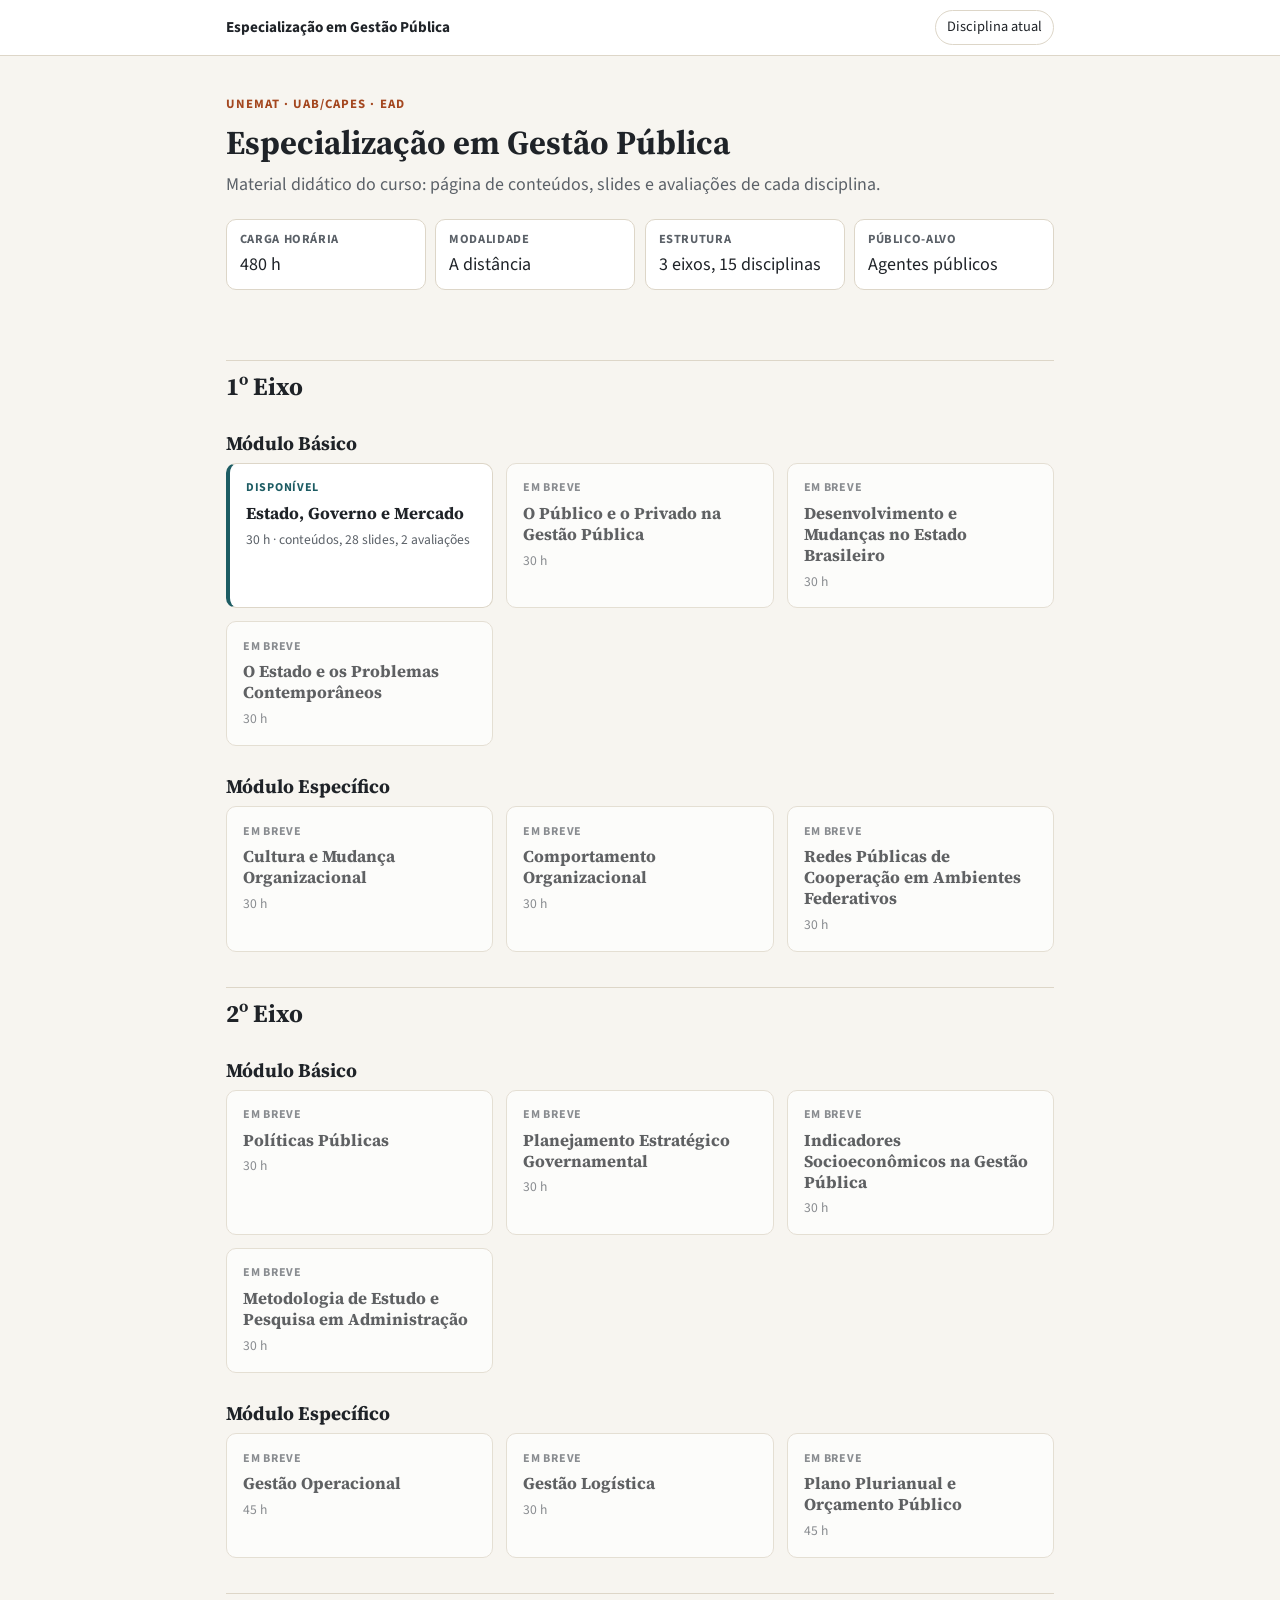
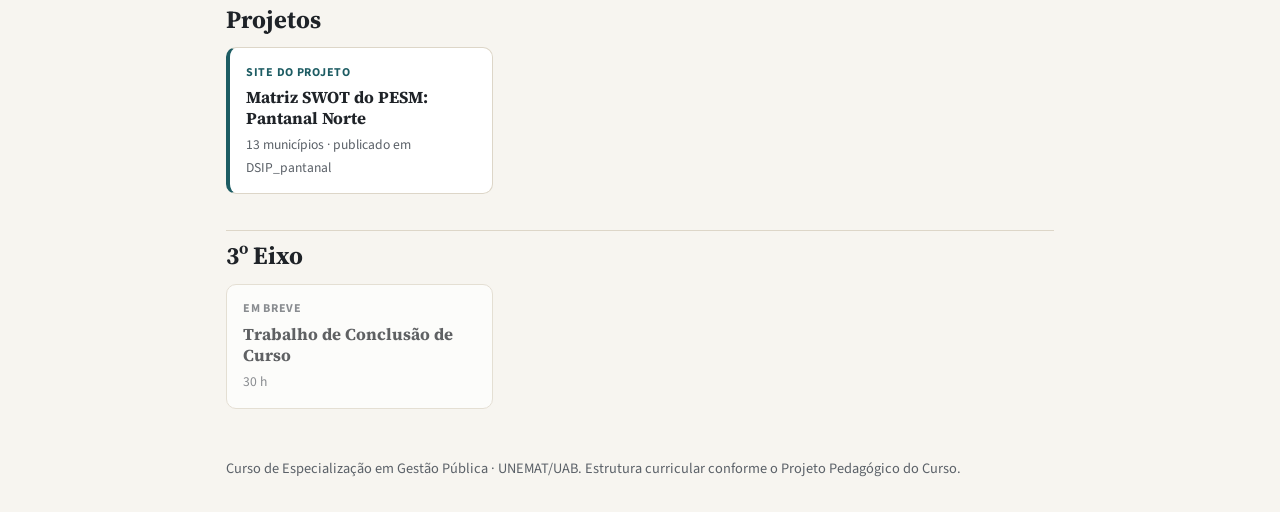
<file: index.html>
<!DOCTYPE html>
<html lang="pt-BR">
<head>
<meta charset="utf-8">
<meta name="viewport" content="width=device-width, initial-scale=1">
<title>Especialização em Gestão Pública</title>
<meta name="description" content="Material didático do Curso de Especialização em Gestão Pública (UNEMAT/UAB, EaD): conteúdos, slides e avaliações por disciplina.">
<link rel="preconnect" href="https://fonts.googleapis.com">
<link rel="preconnect" href="https://fonts.gstatic.com" crossorigin>
<link href="https://fonts.googleapis.com/css2?family=Source+Sans+3:wght@400;600;700&family=Source+Serif+4:wght@600;700&display=swap" rel="stylesheet">
<link rel="stylesheet" href="disciplina-01-estado-governo-mercado/assets/style.css">
<style>
  .eixo { margin-top: 2.2rem; }
  .eixo h2 { margin-top: 0; }
  .grid { display: grid; grid-template-columns: repeat(auto-fill, minmax(240px, 1fr)); gap: .8rem; }
  .disc {
    display: flex; flex-direction: column; gap: .3rem;
    background: var(--surface); border: 1px solid var(--border); border-radius: var(--radius);
    padding: .9rem 1rem; color: var(--text); text-decoration: none;
  }
  .disc h3 { margin: 0; font-size: 1.05rem; }
  .disc small { color: var(--muted); font-size: .85rem; }
  .disc .status { font-size: .75rem; font-weight: 700; text-transform: uppercase; letter-spacing: .06em; color: var(--muted); }
  a.disc { border-left: 4px solid var(--accent); }
  a.disc:hover { background: var(--accent-soft); border-color: var(--accent); }
  a.disc .status { color: var(--accent); }
  .disc.soon { opacity: .7; }
</style>
</head>
<body>

<div class="topbar">
  <div class="wrap">
    <a class="brand" href="index.html">Especialização em Gestão Pública</a>
    <nav aria-label="Atalhos">
      <a href="disciplina-01-estado-governo-mercado/index.html">Disciplina atual</a>
    </nav>
  </div>
</div>

<main class="wrap">
  <header class="hero">
    <p class="eyebrow">UNEMAT · UAB/CAPES · EaD</p>
    <h1>Especialização em Gestão Pública</h1>
    <p class="lead">Material didático do curso: página de conteúdos, slides e avaliações de cada disciplina.</p>
    <div class="meta">
      <div><b>Carga horária</b>480 h</div>
      <div><b>Modalidade</b>A distância</div>
      <div><b>Estrutura</b>3 eixos, 15 disciplinas</div>
      <div><b>Público-alvo</b>Agentes públicos</div>
    </div>
  </header>

  <section class="eixo">
    <h2>1º Eixo</h2>
    <h3>Módulo Básico</h3>
    <div class="grid">
      <a class="disc" href="disciplina-01-estado-governo-mercado/index.html">
        <span class="status">Disponível</span>
        <h3>Estado, Governo e Mercado</h3>
        <small>30 h · conteúdos, 28 slides, 2 avaliações</small>
      </a>
      <div class="disc soon"><span class="status">Em breve</span><h3>O Público e o Privado na Gestão Pública</h3><small>30 h</small></div>
      <div class="disc soon"><span class="status">Em breve</span><h3>Desenvolvimento e Mudanças no Estado Brasileiro</h3><small>30 h</small></div>
      <div class="disc soon"><span class="status">Em breve</span><h3>O Estado e os Problemas Contemporâneos</h3><small>30 h</small></div>
    </div>
    <h3>Módulo Específico</h3>
    <div class="grid">
      <div class="disc soon"><span class="status">Em breve</span><h3>Cultura e Mudança Organizacional</h3><small>30 h</small></div>
      <div class="disc soon"><span class="status">Em breve</span><h3>Comportamento Organizacional</h3><small>30 h</small></div>
      <div class="disc soon"><span class="status">Em breve</span><h3>Redes Públicas de Cooperação em Ambientes Federativos</h3><small>30 h</small></div>
    </div>
  </section>

  <section class="eixo">
    <h2>2º Eixo</h2>
    <h3>Módulo Básico</h3>
    <div class="grid">
      <div class="disc soon"><span class="status">Em breve</span><h3>Políticas Públicas</h3><small>30 h</small></div>
      <div class="disc soon"><span class="status">Em breve</span><h3>Planejamento Estratégico Governamental</h3><small>30 h</small></div>
      <div class="disc soon"><span class="status">Em breve</span><h3>Indicadores Socioeconômicos na Gestão Pública</h3><small>30 h</small></div>
      <div class="disc soon"><span class="status">Em breve</span><h3>Metodologia de Estudo e Pesquisa em Administração</h3><small>30 h</small></div>
    </div>
    <h3>Módulo Específico</h3>
    <div class="grid">
      <div class="disc soon"><span class="status">Em breve</span><h3>Gestão Operacional</h3><small>45 h</small></div>
      <div class="disc soon"><span class="status">Em breve</span><h3>Gestão Logística</h3><small>30 h</small></div>
      <div class="disc soon"><span class="status">Em breve</span><h3>Plano Plurianual e Orçamento Público</h3><small>45 h</small></div>
    </div>
  </section>

  <section class="eixo">
    <h2>Projetos</h2>
    <div class="grid">
      <a class="disc" href="https://cleitonfranco74.github.io/DSIP_pantanal/">
        <span class="status">Site do projeto</span>
        <h3>Matriz SWOT do PESM: Pantanal Norte</h3>
        <small>13 municípios · publicado em DSIP_pantanal</small>
      </a>
    </div>
  </section>

  <section class="eixo">
    <h2>3º Eixo</h2>
    <div class="grid">
      <div class="disc soon"><span class="status">Em breve</span><h3>Trabalho de Conclusão de Curso</h3><small>30 h</small></div>
    </div>
  </section>

  <footer>Curso de Especialização em Gestão Pública · UNEMAT/UAB. Estrutura curricular conforme o Projeto Pedagógico do Curso.</footer>
</main>
</body>
</html>
</file>
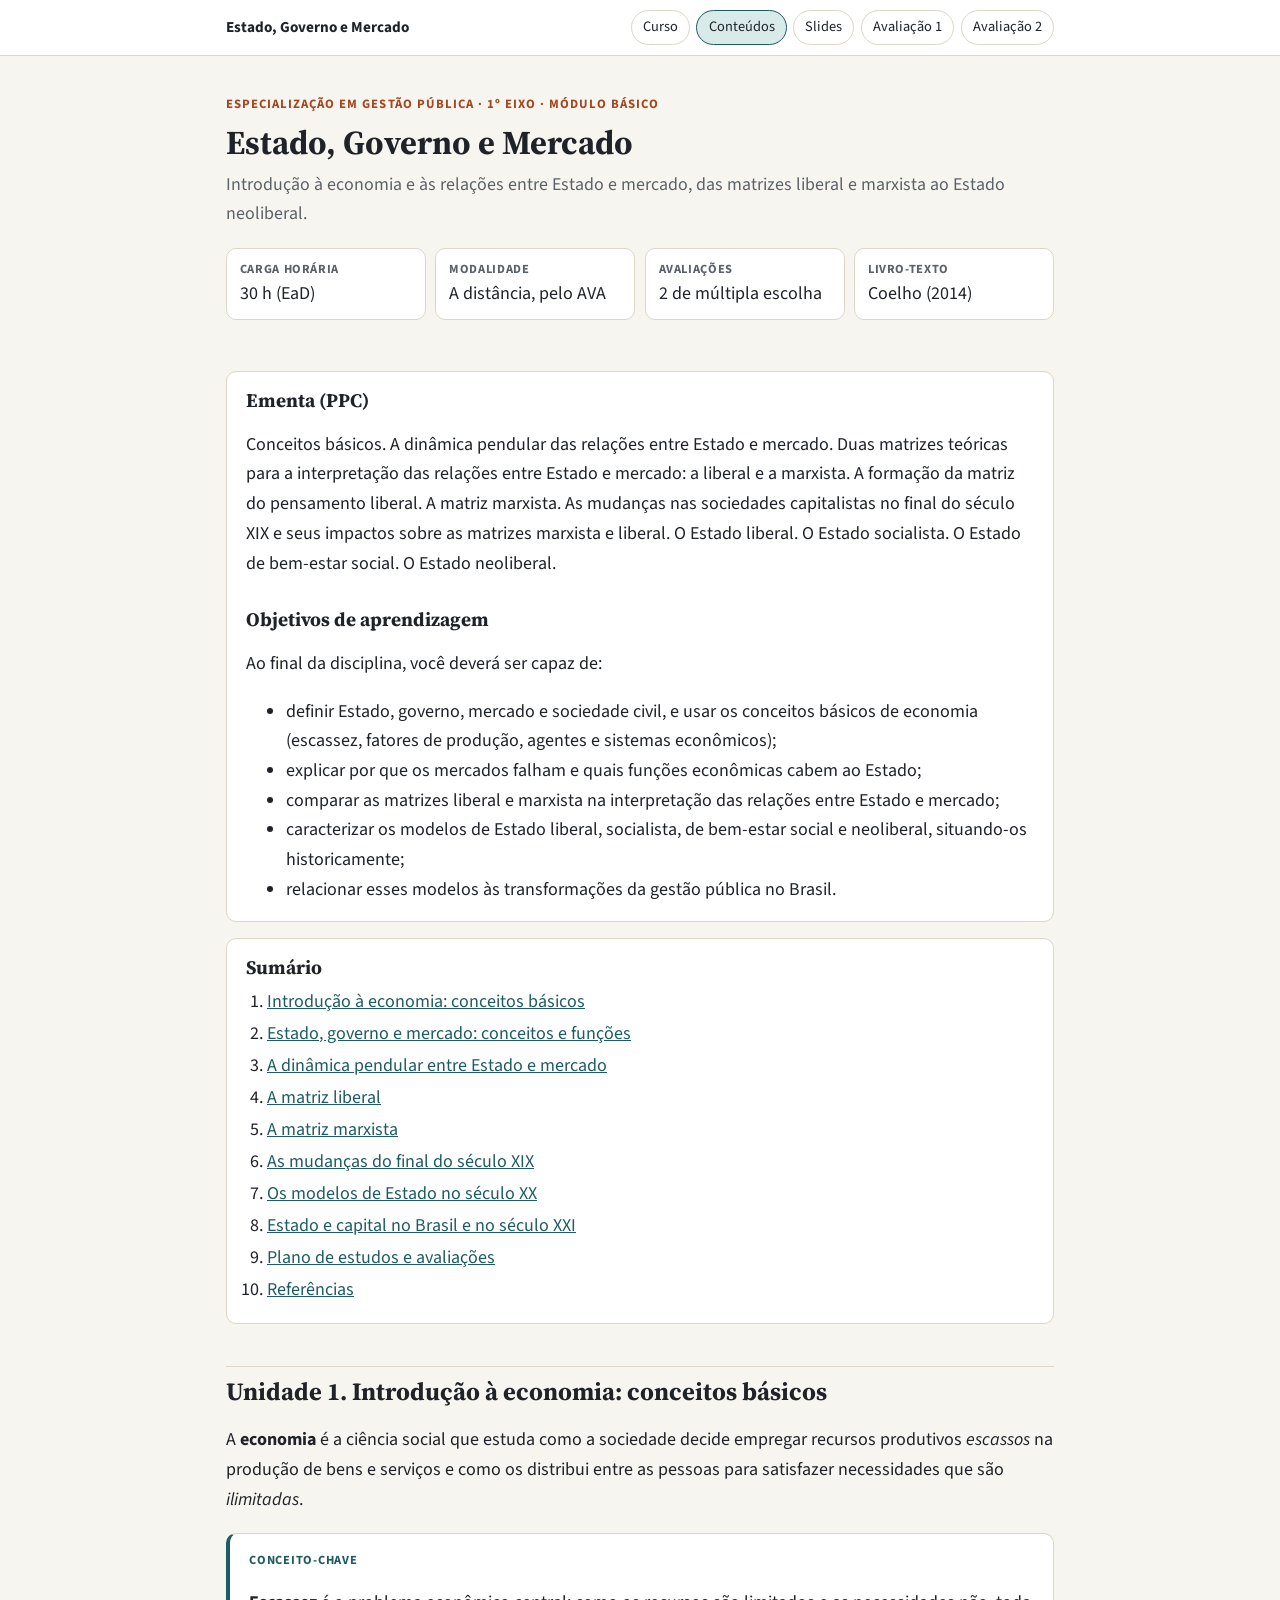
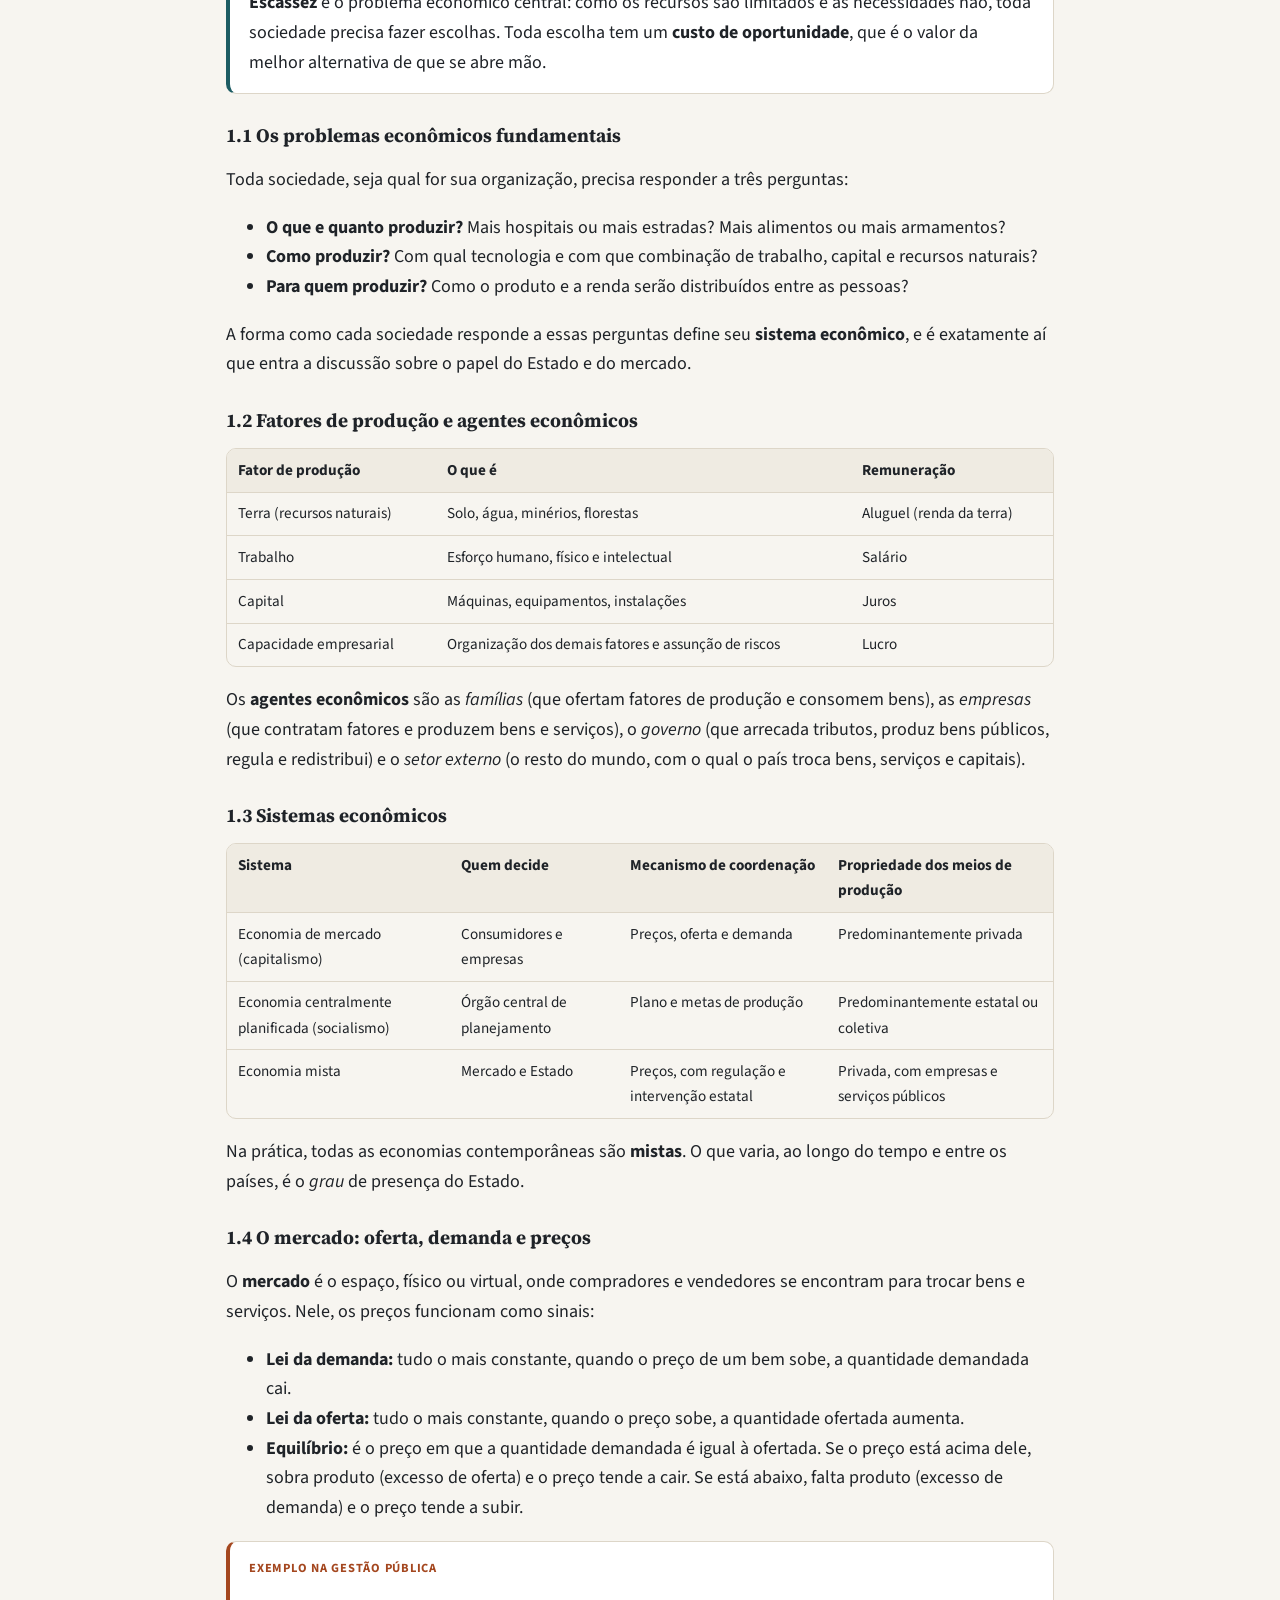
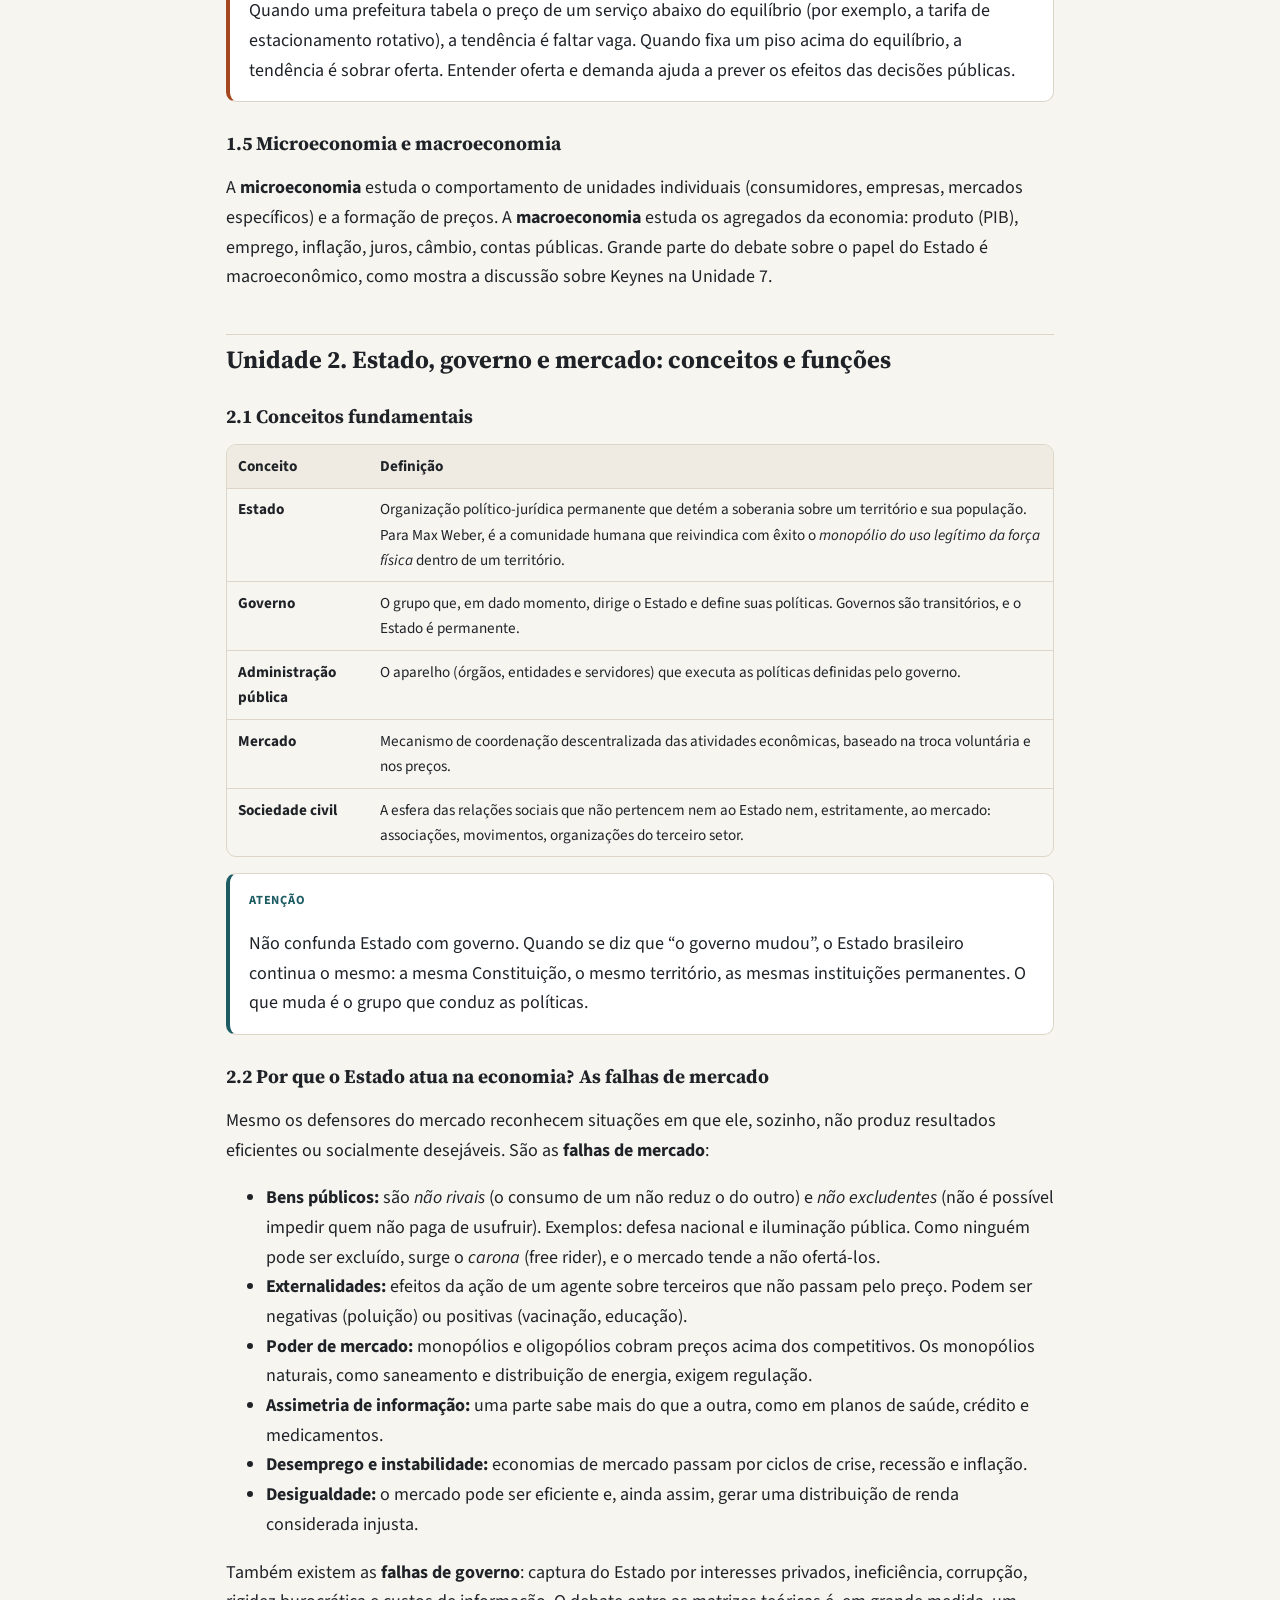
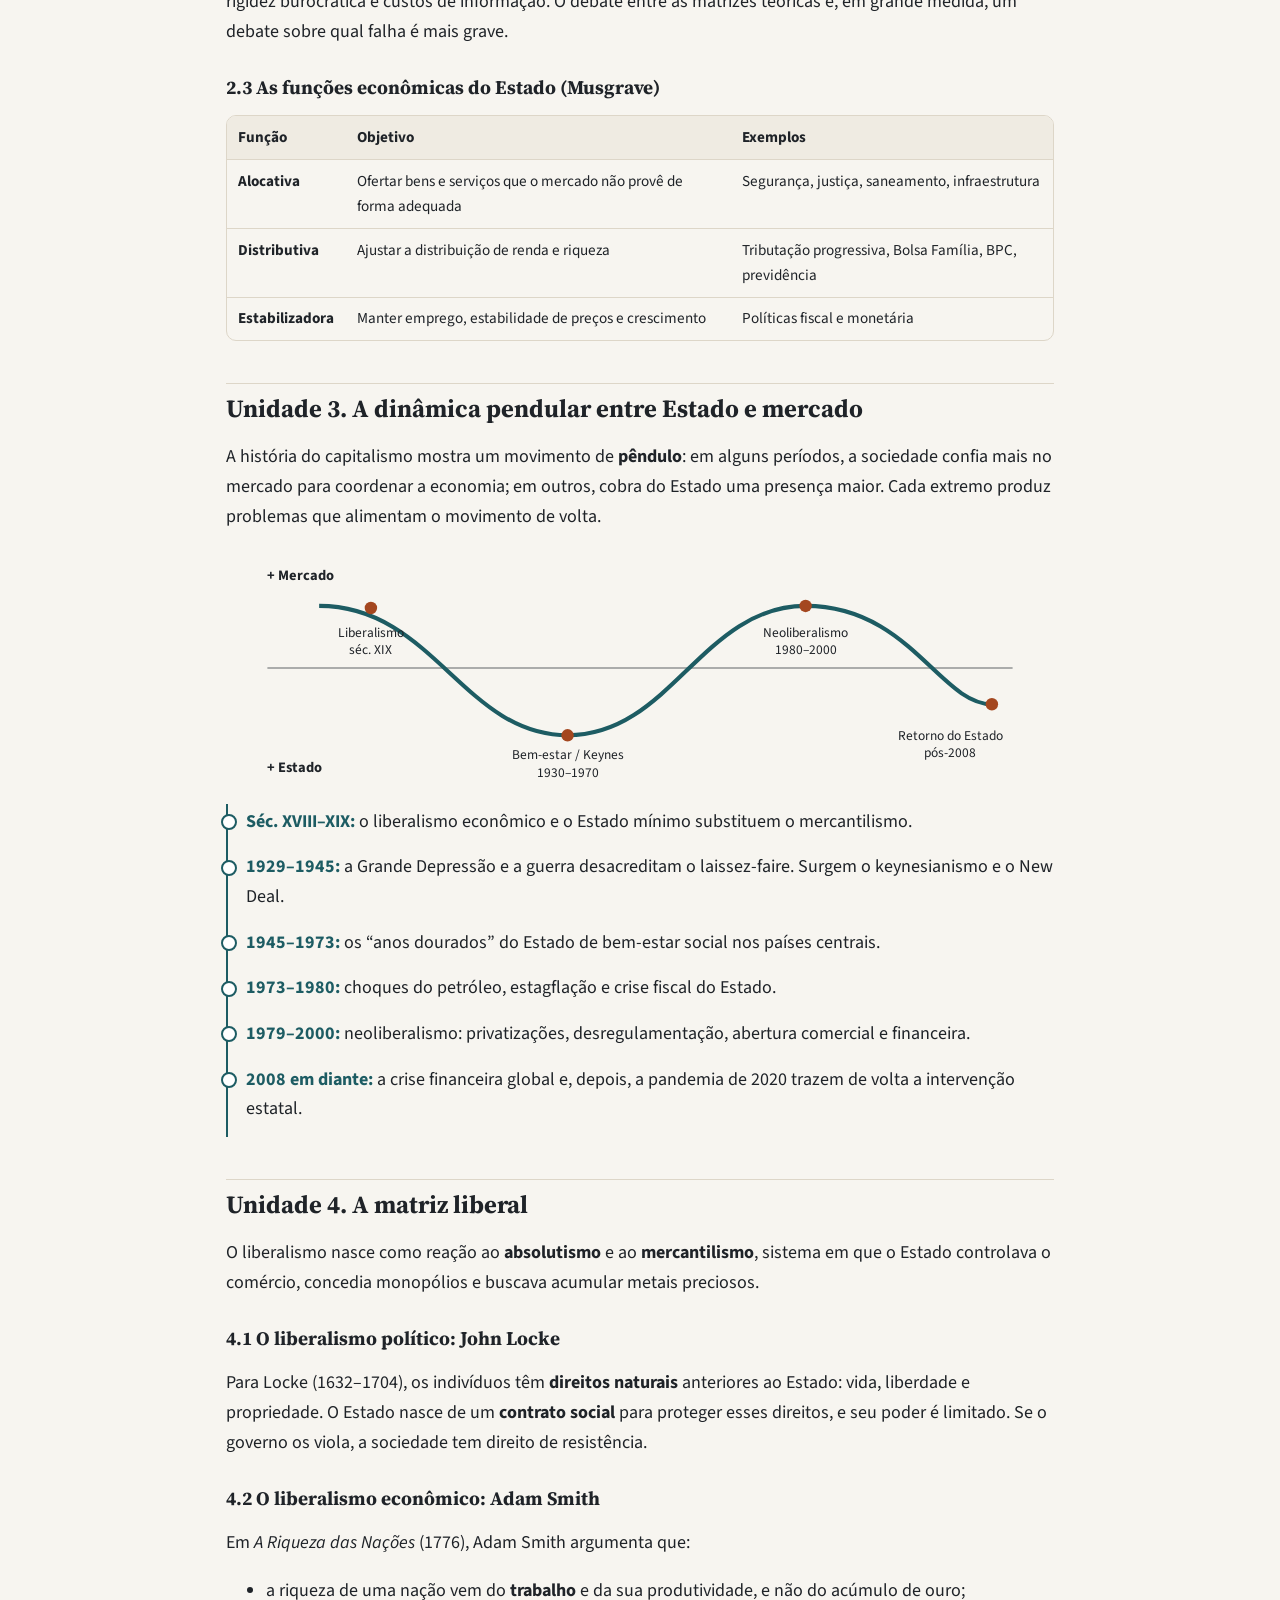
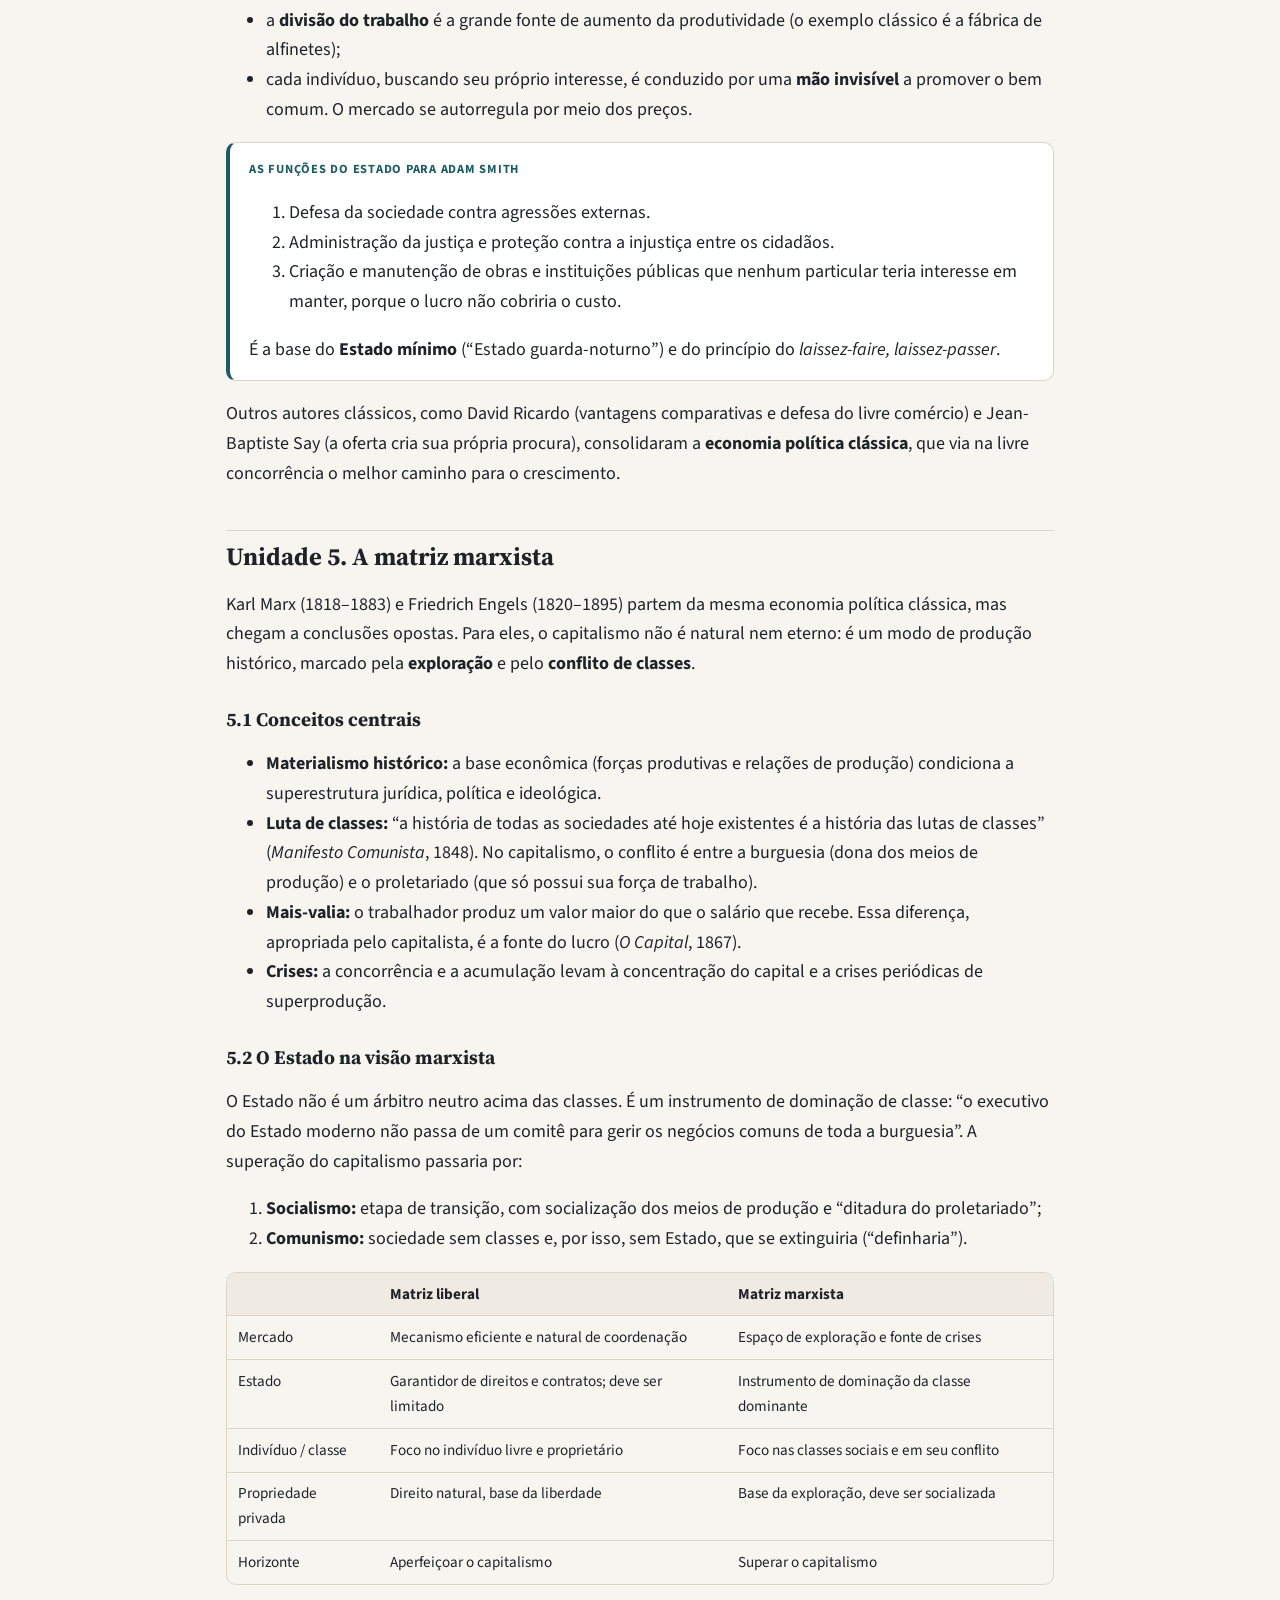
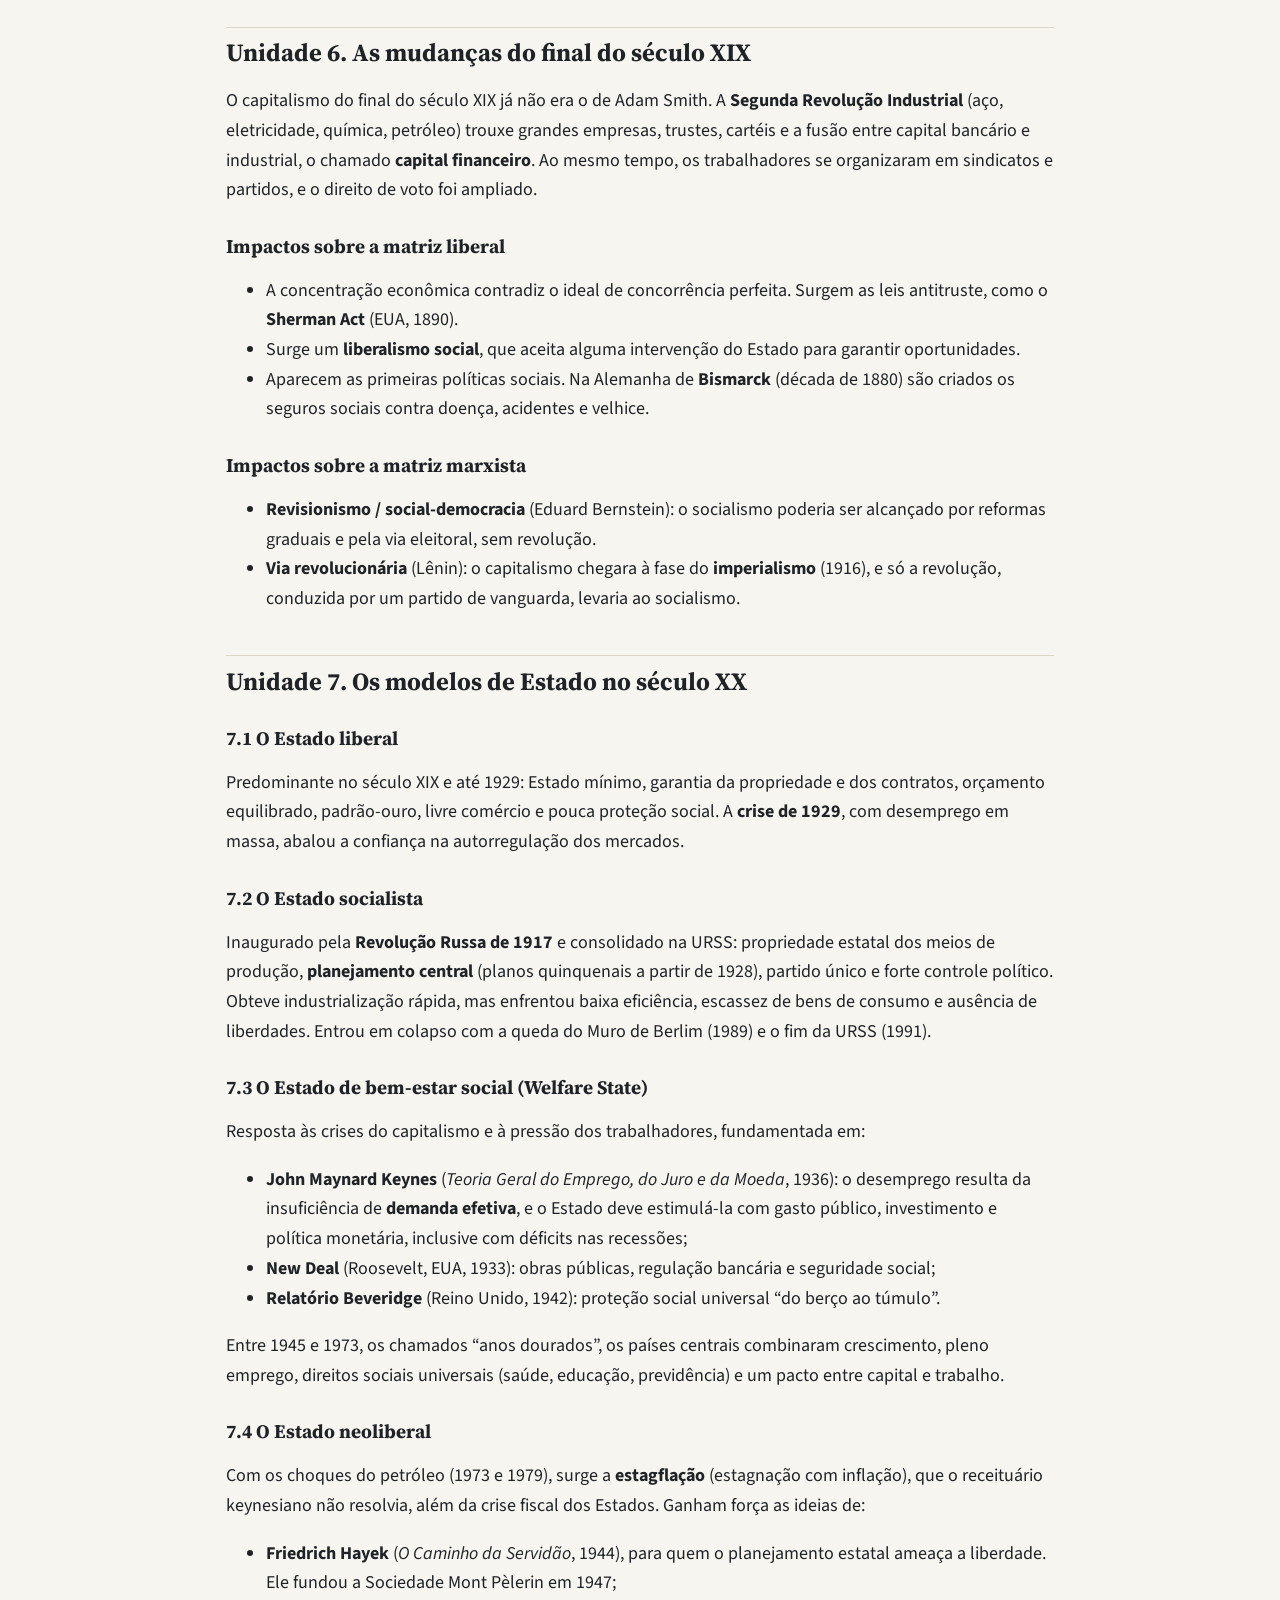
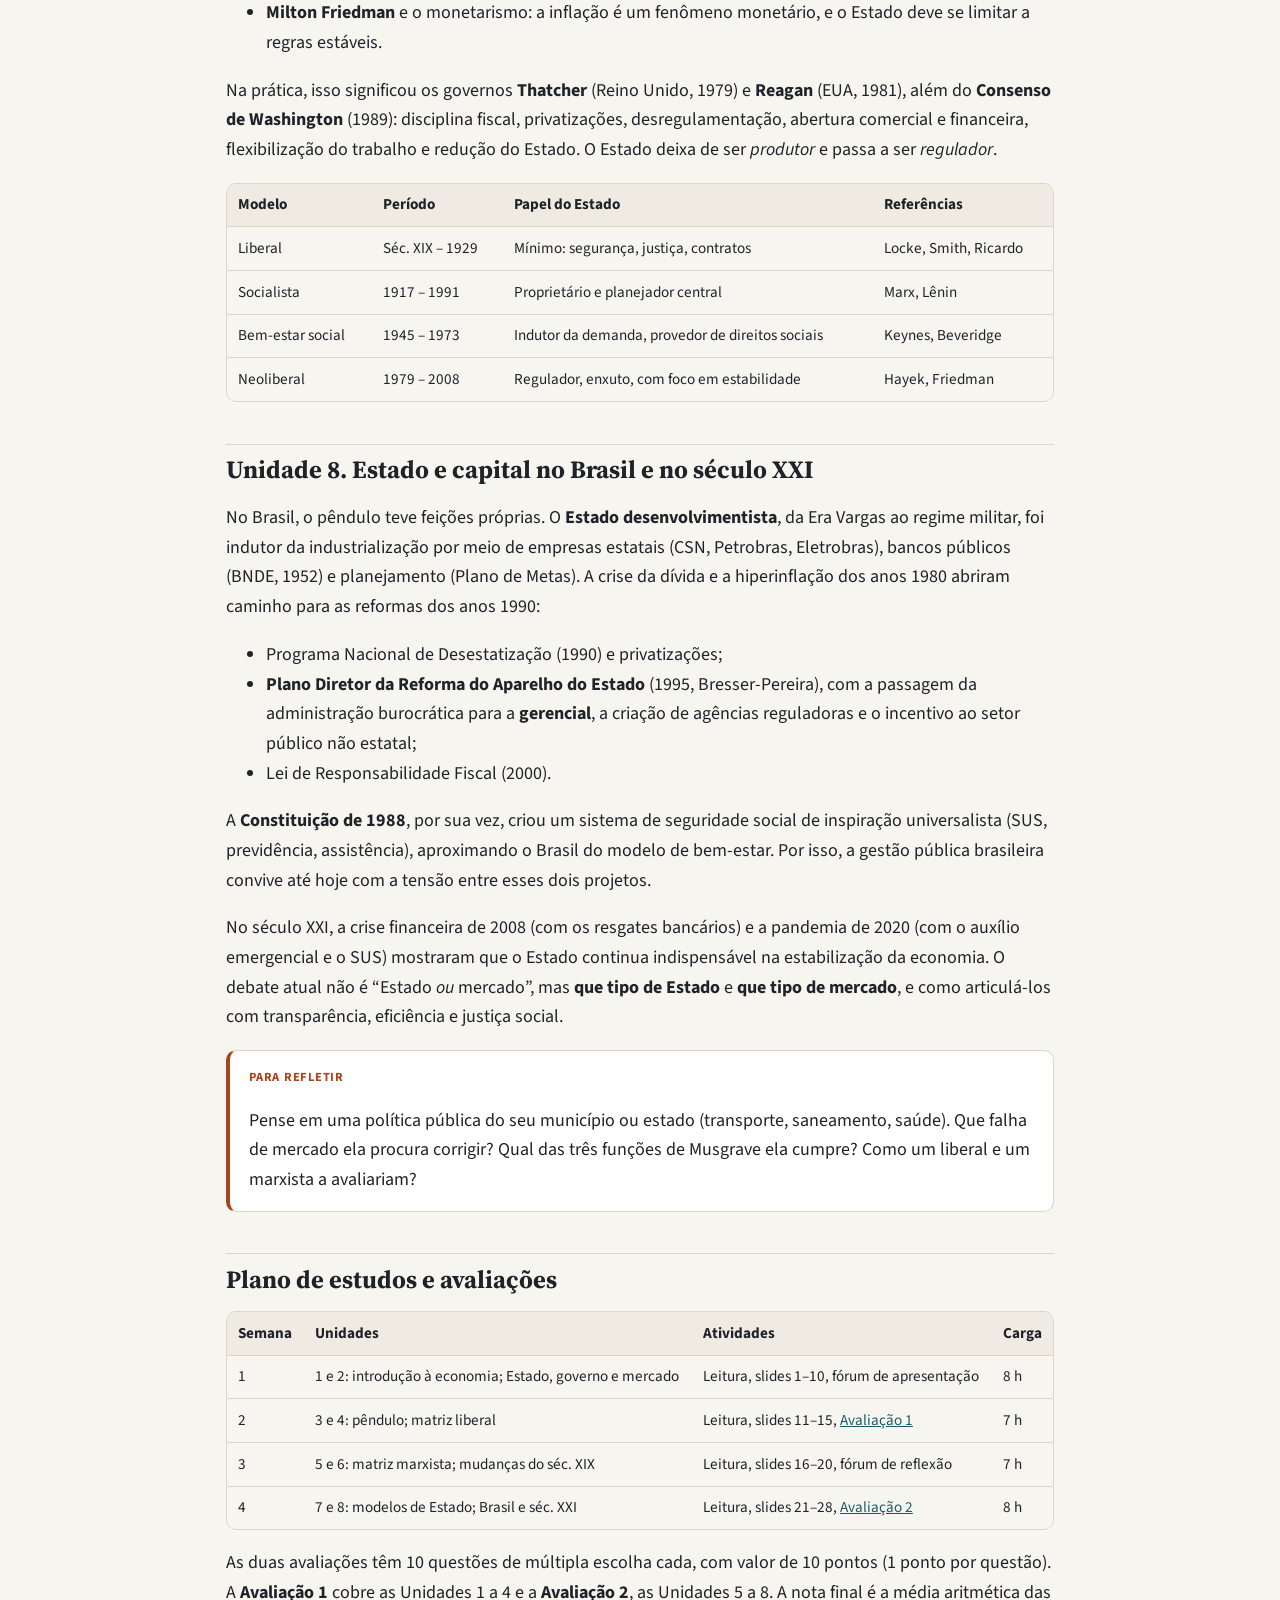
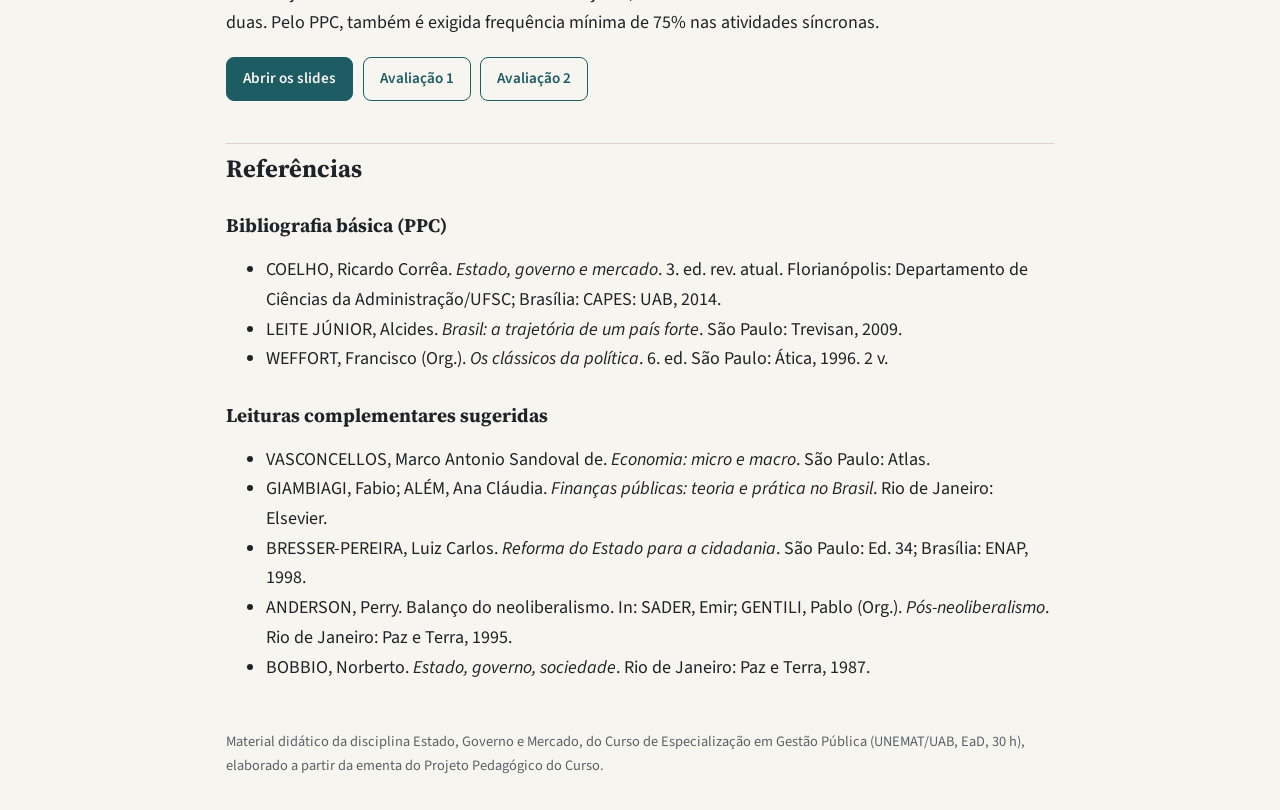
<file: disciplina-01-estado-governo-mercado/index.html>
<!DOCTYPE html>
<html lang="pt-BR">
<head>
<meta charset="utf-8">
<meta name="viewport" content="width=device-width, initial-scale=1">
<title>Estado, Governo e Mercado</title>
<meta name="description" content="Página de conteúdos da disciplina Estado, Governo e Mercado: introdução à economia e às relações entre Estado e mercado. Especialização em Gestão Pública (UNEMAT/UAB).">
<link rel="preconnect" href="https://fonts.googleapis.com">
<link rel="preconnect" href="https://fonts.gstatic.com" crossorigin>
<link href="https://fonts.googleapis.com/css2?family=Source+Sans+3:wght@400;600;700&family=Source+Serif+4:wght@600;700&display=swap" rel="stylesheet">
<link rel="stylesheet" href="assets/style.css">
</head>
<body>

<div class="topbar">
  <div class="wrap">
    <a class="brand" href="index.html">Estado, Governo e Mercado</a>
    <nav aria-label="Material da disciplina">
      <a href="../index.html">Curso</a>
      <a href="index.html" aria-current="page">Conteúdos</a>
      <a href="slides.html">Slides</a>
      <a href="avaliacao-1.html">Avaliação 1</a>
      <a href="avaliacao-2.html">Avaliação 2</a>
    </nav>
  </div>
</div>

<main class="wrap">

<header class="hero">
  <p class="eyebrow">Especialização em Gestão Pública · 1º Eixo · Módulo Básico</p>
  <h1>Estado, Governo e Mercado</h1>
  <p class="lead">Introdução à economia e às relações entre Estado e mercado, das matrizes liberal e marxista ao Estado neoliberal.</p>
  <div class="meta">
    <div><b>Carga horária</b>30 h (EaD)</div>
    <div><b>Modalidade</b>A distância, pelo AVA</div>
    <div><b>Avaliações</b>2 de múltipla escolha</div>
    <div><b>Livro-texto</b>Coelho (2014)</div>
  </div>
</header>

<section class="card">
  <h3 style="margin-top:0">Ementa (PPC)</h3>
  <p>Conceitos básicos. A dinâmica pendular das relações entre Estado e mercado. Duas matrizes teóricas para a interpretação das relações entre Estado e mercado: a liberal e a marxista. A formação da matriz do pensamento liberal. A matriz marxista. As mudanças nas sociedades capitalistas no final do século XIX e seus impactos sobre as matrizes marxista e liberal. O Estado liberal. O Estado socialista. O Estado de bem-estar social. O Estado neoliberal.</p>
  <h3>Objetivos de aprendizagem</h3>
  <p>Ao final da disciplina, você deverá ser capaz de:</p>
  <ul>
    <li>definir Estado, governo, mercado e sociedade civil, e usar os conceitos básicos de economia (escassez, fatores de produção, agentes e sistemas econômicos);</li>
    <li>explicar por que os mercados falham e quais funções econômicas cabem ao Estado;</li>
    <li>comparar as matrizes liberal e marxista na interpretação das relações entre Estado e mercado;</li>
    <li>caracterizar os modelos de Estado liberal, socialista, de bem-estar social e neoliberal, situando-os historicamente;</li>
    <li>relacionar esses modelos às transformações da gestão pública no Brasil.</li>
  </ul>
</section>

<nav class="card toc" aria-label="Sumário">
  <h3 style="margin-top:0">Sumário</h3>
  <ol>
    <li><a href="#u1">Introdução à economia: conceitos básicos</a></li>
    <li><a href="#u2">Estado, governo e mercado: conceitos e funções</a></li>
    <li><a href="#u3">A dinâmica pendular entre Estado e mercado</a></li>
    <li><a href="#u4">A matriz liberal</a></li>
    <li><a href="#u5">A matriz marxista</a></li>
    <li><a href="#u6">As mudanças do final do século XIX</a></li>
    <li><a href="#u7">Os modelos de Estado no século XX</a></li>
    <li><a href="#u8">Estado e capital no Brasil e no século XXI</a></li>
    <li><a href="#plano">Plano de estudos e avaliações</a></li>
    <li><a href="#refs">Referências</a></li>
  </ol>
</nav>

<!-- ============ UNIDADE 1 ============ -->
<h2 id="u1">Unidade 1. Introdução à economia: conceitos básicos</h2>

<p>A <strong>economia</strong> é a ciência social que estuda como a sociedade decide empregar recursos produtivos <em>escassos</em> na produção de bens e serviços e como os distribui entre as pessoas para satisfazer necessidades que são <em>ilimitadas</em>.</p>

<div class="card box-key">
  <div class="label">Conceito-chave</div>
  <p><strong>Escassez</strong> é o problema econômico central: como os recursos são limitados e as necessidades não, toda sociedade precisa fazer escolhas. Toda escolha tem um <strong>custo de oportunidade</strong>, que é o valor da melhor alternativa de que se abre mão.</p>
</div>

<h3>1.1 Os problemas econômicos fundamentais</h3>
<p>Toda sociedade, seja qual for sua organização, precisa responder a três perguntas:</p>
<ul>
  <li><strong>O que e quanto produzir?</strong> Mais hospitais ou mais estradas? Mais alimentos ou mais armamentos?</li>
  <li><strong>Como produzir?</strong> Com qual tecnologia e com que combinação de trabalho, capital e recursos naturais?</li>
  <li><strong>Para quem produzir?</strong> Como o produto e a renda serão distribuídos entre as pessoas?</li>
</ul>
<p>A forma como cada sociedade responde a essas perguntas define seu <strong>sistema econômico</strong>, e é exatamente aí que entra a discussão sobre o papel do Estado e do mercado.</p>

<h3>1.2 Fatores de produção e agentes econômicos</h3>
<div class="table-scroll">
<table>
  <thead><tr><th>Fator de produção</th><th>O que é</th><th>Remuneração</th></tr></thead>
  <tbody>
    <tr><td>Terra (recursos naturais)</td><td>Solo, água, minérios, florestas</td><td>Aluguel (renda da terra)</td></tr>
    <tr><td>Trabalho</td><td>Esforço humano, físico e intelectual</td><td>Salário</td></tr>
    <tr><td>Capital</td><td>Máquinas, equipamentos, instalações</td><td>Juros</td></tr>
    <tr><td>Capacidade empresarial</td><td>Organização dos demais fatores e assunção de riscos</td><td>Lucro</td></tr>
  </tbody>
</table>
</div>
<p>Os <strong>agentes econômicos</strong> são as <em>famílias</em> (que ofertam fatores de produção e consomem bens), as <em>empresas</em> (que contratam fatores e produzem bens e serviços), o <em>governo</em> (que arrecada tributos, produz bens públicos, regula e redistribui) e o <em>setor externo</em> (o resto do mundo, com o qual o país troca bens, serviços e capitais).</p>

<h3>1.3 Sistemas econômicos</h3>
<div class="table-scroll">
<table>
  <thead><tr><th>Sistema</th><th>Quem decide</th><th>Mecanismo de coordenação</th><th>Propriedade dos meios de produção</th></tr></thead>
  <tbody>
    <tr><td>Economia de mercado (capitalismo)</td><td>Consumidores e empresas</td><td>Preços, oferta e demanda</td><td>Predominantemente privada</td></tr>
    <tr><td>Economia centralmente planificada (socialismo)</td><td>Órgão central de planejamento</td><td>Plano e metas de produção</td><td>Predominantemente estatal ou coletiva</td></tr>
    <tr><td>Economia mista</td><td>Mercado e Estado</td><td>Preços, com regulação e intervenção estatal</td><td>Privada, com empresas e serviços públicos</td></tr>
  </tbody>
</table>
</div>
<p>Na prática, todas as economias contemporâneas são <strong>mistas</strong>. O que varia, ao longo do tempo e entre os países, é o <em>grau</em> de presença do Estado.</p>

<h3>1.4 O mercado: oferta, demanda e preços</h3>
<p>O <strong>mercado</strong> é o espaço, físico ou virtual, onde compradores e vendedores se encontram para trocar bens e serviços. Nele, os preços funcionam como sinais:</p>
<ul>
  <li><strong>Lei da demanda:</strong> tudo o mais constante, quando o preço de um bem sobe, a quantidade demandada cai.</li>
  <li><strong>Lei da oferta:</strong> tudo o mais constante, quando o preço sobe, a quantidade ofertada aumenta.</li>
  <li><strong>Equilíbrio:</strong> é o preço em que a quantidade demandada é igual à ofertada. Se o preço está acima dele, sobra produto (excesso de oferta) e o preço tende a cair. Se está abaixo, falta produto (excesso de demanda) e o preço tende a subir.</li>
</ul>

<div class="card box-ex">
  <div class="label">Exemplo na gestão pública</div>
  <p>Quando uma prefeitura tabela o preço de um serviço abaixo do equilíbrio (por exemplo, a tarifa de estacionamento rotativo), a tendência é faltar vaga. Quando fixa um piso acima do equilíbrio, a tendência é sobrar oferta. Entender oferta e demanda ajuda a prever os efeitos das decisões públicas.</p>
</div>

<h3>1.5 Microeconomia e macroeconomia</h3>
<p>A <strong>microeconomia</strong> estuda o comportamento de unidades individuais (consumidores, empresas, mercados específicos) e a formação de preços. A <strong>macroeconomia</strong> estuda os agregados da economia: produto (PIB), emprego, inflação, juros, câmbio, contas públicas. Grande parte do debate sobre o papel do Estado é macroeconômico, como mostra a discussão sobre Keynes na Unidade 7.</p>

<!-- ============ UNIDADE 2 ============ -->
<h2 id="u2">Unidade 2. Estado, governo e mercado: conceitos e funções</h2>

<h3>2.1 Conceitos fundamentais</h3>
<div class="table-scroll">
<table>
  <thead><tr><th>Conceito</th><th>Definição</th></tr></thead>
  <tbody>
    <tr><td><strong>Estado</strong></td><td>Organização político-jurídica permanente que detém a soberania sobre um território e sua população. Para Max Weber, é a comunidade humana que reivindica com êxito o <em>monopólio do uso legítimo da força física</em> dentro de um território.</td></tr>
    <tr><td><strong>Governo</strong></td><td>O grupo que, em dado momento, dirige o Estado e define suas políticas. Governos são transitórios, e o Estado é permanente.</td></tr>
    <tr><td><strong>Administração pública</strong></td><td>O aparelho (órgãos, entidades e servidores) que executa as políticas definidas pelo governo.</td></tr>
    <tr><td><strong>Mercado</strong></td><td>Mecanismo de coordenação descentralizada das atividades econômicas, baseado na troca voluntária e nos preços.</td></tr>
    <tr><td><strong>Sociedade civil</strong></td><td>A esfera das relações sociais que não pertencem nem ao Estado nem, estritamente, ao mercado: associações, movimentos, organizações do terceiro setor.</td></tr>
  </tbody>
</table>
</div>

<div class="card box-key">
  <div class="label">Atenção</div>
  <p>Não confunda Estado com governo. Quando se diz que “o governo mudou”, o Estado brasileiro continua o mesmo: a mesma Constituição, o mesmo território, as mesmas instituições permanentes. O que muda é o grupo que conduz as políticas.</p>
</div>

<h3>2.2 Por que o Estado atua na economia? As falhas de mercado</h3>
<p>Mesmo os defensores do mercado reconhecem situações em que ele, sozinho, não produz resultados eficientes ou socialmente desejáveis. São as <strong>falhas de mercado</strong>:</p>
<ul>
  <li><strong>Bens públicos:</strong> são <em>não rivais</em> (o consumo de um não reduz o do outro) e <em>não excludentes</em> (não é possível impedir quem não paga de usufruir). Exemplos: defesa nacional e iluminação pública. Como ninguém pode ser excluído, surge o <em>carona</em> (free rider), e o mercado tende a não ofertá-los.</li>
  <li><strong>Externalidades:</strong> efeitos da ação de um agente sobre terceiros que não passam pelo preço. Podem ser negativas (poluição) ou positivas (vacinação, educação).</li>
  <li><strong>Poder de mercado:</strong> monopólios e oligopólios cobram preços acima dos competitivos. Os monopólios naturais, como saneamento e distribuição de energia, exigem regulação.</li>
  <li><strong>Assimetria de informação:</strong> uma parte sabe mais do que a outra, como em planos de saúde, crédito e medicamentos.</li>
  <li><strong>Desemprego e instabilidade:</strong> economias de mercado passam por ciclos de crise, recessão e inflação.</li>
  <li><strong>Desigualdade:</strong> o mercado pode ser eficiente e, ainda assim, gerar uma distribuição de renda considerada injusta.</li>
</ul>
<p>Também existem as <strong>falhas de governo</strong>: captura do Estado por interesses privados, ineficiência, corrupção, rigidez burocrática e custos de informação. O debate entre as matrizes teóricas é, em grande medida, um debate sobre qual falha é mais grave.</p>

<h3>2.3 As funções econômicas do Estado (Musgrave)</h3>
<div class="table-scroll">
<table>
  <thead><tr><th>Função</th><th>Objetivo</th><th>Exemplos</th></tr></thead>
  <tbody>
    <tr><td><strong>Alocativa</strong></td><td>Ofertar bens e serviços que o mercado não provê de forma adequada</td><td>Segurança, justiça, saneamento, infraestrutura</td></tr>
    <tr><td><strong>Distributiva</strong></td><td>Ajustar a distribuição de renda e riqueza</td><td>Tributação progressiva, Bolsa Família, BPC, previdência</td></tr>
    <tr><td><strong>Estabilizadora</strong></td><td>Manter emprego, estabilidade de preços e crescimento</td><td>Políticas fiscal e monetária</td></tr>
  </tbody>
</table>
</div>

<!-- ============ UNIDADE 3 ============ -->
<h2 id="u3">Unidade 3. A dinâmica pendular entre Estado e mercado</h2>
<p>A história do capitalismo mostra um movimento de <strong>pêndulo</strong>: em alguns períodos, a sociedade confia mais no mercado para coordenar a economia; em outros, cobra do Estado uma presença maior. Cada extremo produz problemas que alimentam o movimento de volta.</p>

<svg class="pendulo" viewBox="0 0 800 230" role="img" aria-label="Linha do tempo do pêndulo Estado-mercado: liberalismo no século XIX, Estado de bem-estar de 1930 a 1970, neoliberalismo a partir de 1980 e retorno do Estado depois de 2008.">
  <line x1="40" y1="115" x2="760" y2="115" stroke="currentColor" stroke-opacity=".35" stroke-width="2"/>
  <text x="40" y="30" fill="currentColor" font-size="14" font-weight="700">+ Mercado</text>
  <text x="40" y="215" fill="currentColor" font-size="14" font-weight="700">+ Estado</text>
  <path d="M 90 55 C 200 55, 230 180, 330 180 S 460 55, 560 55 S 690 150, 740 150" fill="none" stroke="var(--accent)" stroke-width="4"/>
  <g font-size="13" fill="currentColor" text-anchor="middle">
    <circle cx="140" cy="57" r="6" fill="var(--accent-2)"/><text x="140" y="85">Liberalismo</text><text x="140" y="101">séc. XIX</text>
    <circle cx="330" cy="180" r="6" fill="var(--accent-2)"/><text x="330" y="203">Bem-estar / Keynes</text><text x="330" y="220">1930–1970</text>
    <circle cx="560" cy="55" r="6" fill="var(--accent-2)"/><text x="560" y="85">Neoliberalismo</text><text x="560" y="101">1980–2000</text>
    <circle cx="740" cy="150" r="6" fill="var(--accent-2)"/><text x="700" y="185">Retorno do Estado</text><text x="700" y="201">pós-2008</text>
  </g>
</svg>

<ul class="timeline">
  <li><b>Séc. XVIII–XIX:</b> o liberalismo econômico e o Estado mínimo substituem o mercantilismo.</li>
  <li><b>1929–1945:</b> a Grande Depressão e a guerra desacreditam o laissez-faire. Surgem o keynesianismo e o New Deal.</li>
  <li><b>1945–1973:</b> os “anos dourados” do Estado de bem-estar social nos países centrais.</li>
  <li><b>1973–1980:</b> choques do petróleo, estagflação e crise fiscal do Estado.</li>
  <li><b>1979–2000:</b> neoliberalismo: privatizações, desregulamentação, abertura comercial e financeira.</li>
  <li><b>2008 em diante:</b> a crise financeira global e, depois, a pandemia de 2020 trazem de volta a intervenção estatal.</li>
</ul>

<!-- ============ UNIDADE 4 ============ -->
<h2 id="u4">Unidade 4. A matriz liberal</h2>
<p>O liberalismo nasce como reação ao <strong>absolutismo</strong> e ao <strong>mercantilismo</strong>, sistema em que o Estado controlava o comércio, concedia monopólios e buscava acumular metais preciosos.</p>

<h3>4.1 O liberalismo político: John Locke</h3>
<p>Para Locke (1632–1704), os indivíduos têm <strong>direitos naturais</strong> anteriores ao Estado: vida, liberdade e propriedade. O Estado nasce de um <strong>contrato social</strong> para proteger esses direitos, e seu poder é limitado. Se o governo os viola, a sociedade tem direito de resistência.</p>

<h3>4.2 O liberalismo econômico: Adam Smith</h3>
<p>Em <em>A Riqueza das Nações</em> (1776), Adam Smith argumenta que:</p>
<ul>
  <li>a riqueza de uma nação vem do <strong>trabalho</strong> e da sua produtividade, e não do acúmulo de ouro;</li>
  <li>a <strong>divisão do trabalho</strong> é a grande fonte de aumento da produtividade (o exemplo clássico é a fábrica de alfinetes);</li>
  <li>cada indivíduo, buscando seu próprio interesse, é conduzido por uma <strong>mão invisível</strong> a promover o bem comum. O mercado se autorregula por meio dos preços.</li>
</ul>

<div class="card box-key">
  <div class="label">As funções do Estado para Adam Smith</div>
  <ol>
    <li>Defesa da sociedade contra agressões externas.</li>
    <li>Administração da justiça e proteção contra a injustiça entre os cidadãos.</li>
    <li>Criação e manutenção de obras e instituições públicas que nenhum particular teria interesse em manter, porque o lucro não cobriria o custo.</li>
  </ol>
  <p>É a base do <strong>Estado mínimo</strong> (“Estado guarda-noturno”) e do princípio do <em>laissez-faire, laissez-passer</em>.</p>
</div>

<p>Outros autores clássicos, como David Ricardo (vantagens comparativas e defesa do livre comércio) e Jean-Baptiste Say (a oferta cria sua própria procura), consolidaram a <strong>economia política clássica</strong>, que via na livre concorrência o melhor caminho para o crescimento.</p>

<!-- ============ UNIDADE 5 ============ -->
<h2 id="u5">Unidade 5. A matriz marxista</h2>
<p>Karl Marx (1818–1883) e Friedrich Engels (1820–1895) partem da mesma economia política clássica, mas chegam a conclusões opostas. Para eles, o capitalismo não é natural nem eterno: é um modo de produção histórico, marcado pela <strong>exploração</strong> e pelo <strong>conflito de classes</strong>.</p>

<h3>5.1 Conceitos centrais</h3>
<ul>
  <li><strong>Materialismo histórico:</strong> a base econômica (forças produtivas e relações de produção) condiciona a superestrutura jurídica, política e ideológica.</li>
  <li><strong>Luta de classes:</strong> “a história de todas as sociedades até hoje existentes é a história das lutas de classes” (<em>Manifesto Comunista</em>, 1848). No capitalismo, o conflito é entre a burguesia (dona dos meios de produção) e o proletariado (que só possui sua força de trabalho).</li>
  <li><strong>Mais-valia:</strong> o trabalhador produz um valor maior do que o salário que recebe. Essa diferença, apropriada pelo capitalista, é a fonte do lucro (<em>O Capital</em>, 1867).</li>
  <li><strong>Crises:</strong> a concorrência e a acumulação levam à concentração do capital e a crises periódicas de superprodução.</li>
</ul>

<h3>5.2 O Estado na visão marxista</h3>
<p>O Estado não é um árbitro neutro acima das classes. É um instrumento de dominação de classe: “o executivo do Estado moderno não passa de um comitê para gerir os negócios comuns de toda a burguesia”. A superação do capitalismo passaria por:</p>
<ol>
  <li><strong>Socialismo:</strong> etapa de transição, com socialização dos meios de produção e “ditadura do proletariado”;</li>
  <li><strong>Comunismo:</strong> sociedade sem classes e, por isso, sem Estado, que se extinguiria (“definharia”).</li>
</ol>

<div class="table-scroll">
<table>
  <thead><tr><th></th><th>Matriz liberal</th><th>Matriz marxista</th></tr></thead>
  <tbody>
    <tr><td>Mercado</td><td>Mecanismo eficiente e natural de coordenação</td><td>Espaço de exploração e fonte de crises</td></tr>
    <tr><td>Estado</td><td>Garantidor de direitos e contratos; deve ser limitado</td><td>Instrumento de dominação da classe dominante</td></tr>
    <tr><td>Indivíduo / classe</td><td>Foco no indivíduo livre e proprietário</td><td>Foco nas classes sociais e em seu conflito</td></tr>
    <tr><td>Propriedade privada</td><td>Direito natural, base da liberdade</td><td>Base da exploração, deve ser socializada</td></tr>
    <tr><td>Horizonte</td><td>Aperfeiçoar o capitalismo</td><td>Superar o capitalismo</td></tr>
  </tbody>
</table>
</div>

<!-- ============ UNIDADE 6 ============ -->
<h2 id="u6">Unidade 6. As mudanças do final do século XIX</h2>
<p>O capitalismo do final do século XIX já não era o de Adam Smith. A <strong>Segunda Revolução Industrial</strong> (aço, eletricidade, química, petróleo) trouxe grandes empresas, trustes, cartéis e a fusão entre capital bancário e industrial, o chamado <strong>capital financeiro</strong>. Ao mesmo tempo, os trabalhadores se organizaram em sindicatos e partidos, e o direito de voto foi ampliado.</p>

<h3>Impactos sobre a matriz liberal</h3>
<ul>
  <li>A concentração econômica contradiz o ideal de concorrência perfeita. Surgem as leis antitruste, como o <strong>Sherman Act</strong> (EUA, 1890).</li>
  <li>Surge um <strong>liberalismo social</strong>, que aceita alguma intervenção do Estado para garantir oportunidades.</li>
  <li>Aparecem as primeiras políticas sociais. Na Alemanha de <strong>Bismarck</strong> (década de 1880) são criados os seguros sociais contra doença, acidentes e velhice.</li>
</ul>

<h3>Impactos sobre a matriz marxista</h3>
<ul>
  <li><strong>Revisionismo / social-democracia</strong> (Eduard Bernstein): o socialismo poderia ser alcançado por reformas graduais e pela via eleitoral, sem revolução.</li>
  <li><strong>Via revolucionária</strong> (Lênin): o capitalismo chegara à fase do <strong>imperialismo</strong> (1916), e só a revolução, conduzida por um partido de vanguarda, levaria ao socialismo.</li>
</ul>

<!-- ============ UNIDADE 7 ============ -->
<h2 id="u7">Unidade 7. Os modelos de Estado no século XX</h2>

<h3>7.1 O Estado liberal</h3>
<p>Predominante no século XIX e até 1929: Estado mínimo, garantia da propriedade e dos contratos, orçamento equilibrado, padrão-ouro, livre comércio e pouca proteção social. A <strong>crise de 1929</strong>, com desemprego em massa, abalou a confiança na autorregulação dos mercados.</p>

<h3>7.2 O Estado socialista</h3>
<p>Inaugurado pela <strong>Revolução Russa de 1917</strong> e consolidado na URSS: propriedade estatal dos meios de produção, <strong>planejamento central</strong> (planos quinquenais a partir de 1928), partido único e forte controle político. Obteve industrialização rápida, mas enfrentou baixa eficiência, escassez de bens de consumo e ausência de liberdades. Entrou em colapso com a queda do Muro de Berlim (1989) e o fim da URSS (1991).</p>

<h3>7.3 O Estado de bem-estar social (Welfare State)</h3>
<p>Resposta às crises do capitalismo e à pressão dos trabalhadores, fundamentada em:</p>
<ul>
  <li><strong>John Maynard Keynes</strong> (<em>Teoria Geral do Emprego, do Juro e da Moeda</em>, 1936): o desemprego resulta da insuficiência de <strong>demanda efetiva</strong>, e o Estado deve estimulá-la com gasto público, investimento e política monetária, inclusive com déficits nas recessões;</li>
  <li><strong>New Deal</strong> (Roosevelt, EUA, 1933): obras públicas, regulação bancária e seguridade social;</li>
  <li><strong>Relatório Beveridge</strong> (Reino Unido, 1942): proteção social universal “do berço ao túmulo”.</li>
</ul>
<p>Entre 1945 e 1973, os chamados “anos dourados”, os países centrais combinaram crescimento, pleno emprego, direitos sociais universais (saúde, educação, previdência) e um pacto entre capital e trabalho.</p>

<h3>7.4 O Estado neoliberal</h3>
<p>Com os choques do petróleo (1973 e 1979), surge a <strong>estagflação</strong> (estagnação com inflação), que o receituário keynesiano não resolvia, além da crise fiscal dos Estados. Ganham força as ideias de:</p>
<ul>
  <li><strong>Friedrich Hayek</strong> (<em>O Caminho da Servidão</em>, 1944), para quem o planejamento estatal ameaça a liberdade. Ele fundou a Sociedade Mont Pèlerin em 1947;</li>
  <li><strong>Milton Friedman</strong> e o monetarismo: a inflação é um fenômeno monetário, e o Estado deve se limitar a regras estáveis.</li>
</ul>
<p>Na prática, isso significou os governos <strong>Thatcher</strong> (Reino Unido, 1979) e <strong>Reagan</strong> (EUA, 1981), além do <strong>Consenso de Washington</strong> (1989): disciplina fiscal, privatizações, desregulamentação, abertura comercial e financeira, flexibilização do trabalho e redução do Estado. O Estado deixa de ser <em>produtor</em> e passa a ser <em>regulador</em>.</p>

<div class="table-scroll">
<table>
  <thead><tr><th>Modelo</th><th>Período</th><th>Papel do Estado</th><th>Referências</th></tr></thead>
  <tbody>
    <tr><td>Liberal</td><td>Séc. XIX – 1929</td><td>Mínimo: segurança, justiça, contratos</td><td>Locke, Smith, Ricardo</td></tr>
    <tr><td>Socialista</td><td>1917 – 1991</td><td>Proprietário e planejador central</td><td>Marx, Lênin</td></tr>
    <tr><td>Bem-estar social</td><td>1945 – 1973</td><td>Indutor da demanda, provedor de direitos sociais</td><td>Keynes, Beveridge</td></tr>
    <tr><td>Neoliberal</td><td>1979 – 2008</td><td>Regulador, enxuto, com foco em estabilidade</td><td>Hayek, Friedman</td></tr>
  </tbody>
</table>
</div>

<!-- ============ UNIDADE 8 ============ -->
<h2 id="u8">Unidade 8. Estado e capital no Brasil e no século XXI</h2>
<p>No Brasil, o pêndulo teve feições próprias. O <strong>Estado desenvolvimentista</strong>, da Era Vargas ao regime militar, foi indutor da industrialização por meio de empresas estatais (CSN, Petrobras, Eletrobras), bancos públicos (BNDE, 1952) e planejamento (Plano de Metas). A crise da dívida e a hiperinflação dos anos 1980 abriram caminho para as reformas dos anos 1990:</p>
<ul>
  <li>Programa Nacional de Desestatização (1990) e privatizações;</li>
  <li><strong>Plano Diretor da Reforma do Aparelho do Estado</strong> (1995, Bresser-Pereira), com a passagem da administração burocrática para a <strong>gerencial</strong>, a criação de agências reguladoras e o incentivo ao setor público não estatal;</li>
  <li>Lei de Responsabilidade Fiscal (2000).</li>
</ul>
<p>A <strong>Constituição de 1988</strong>, por sua vez, criou um sistema de seguridade social de inspiração universalista (SUS, previdência, assistência), aproximando o Brasil do modelo de bem-estar. Por isso, a gestão pública brasileira convive até hoje com a tensão entre esses dois projetos.</p>
<p>No século XXI, a crise financeira de 2008 (com os resgates bancários) e a pandemia de 2020 (com o auxílio emergencial e o SUS) mostraram que o Estado continua indispensável na estabilização da economia. O debate atual não é “Estado <em>ou</em> mercado”, mas <strong>que tipo de Estado</strong> e <strong>que tipo de mercado</strong>, e como articulá-los com transparência, eficiência e justiça social.</p>

<div class="card box-ex">
  <div class="label">Para refletir</div>
  <p>Pense em uma política pública do seu município ou estado (transporte, saneamento, saúde). Que falha de mercado ela procura corrigir? Qual das três funções de Musgrave ela cumpre? Como um liberal e um marxista a avaliariam?</p>
</div>

<!-- ============ PLANO ============ -->
<h2 id="plano">Plano de estudos e avaliações</h2>
<div class="table-scroll">
<table>
  <thead><tr><th>Semana</th><th>Unidades</th><th>Atividades</th><th>Carga</th></tr></thead>
  <tbody>
    <tr><td>1</td><td>1 e 2: introdução à economia; Estado, governo e mercado</td><td>Leitura, slides 1–10, fórum de apresentação</td><td>8 h</td></tr>
    <tr><td>2</td><td>3 e 4: pêndulo; matriz liberal</td><td>Leitura, slides 11–15, <a href="avaliacao-1.html">Avaliação 1</a></td><td>7 h</td></tr>
    <tr><td>3</td><td>5 e 6: matriz marxista; mudanças do séc. XIX</td><td>Leitura, slides 16–20, fórum de reflexão</td><td>7 h</td></tr>
    <tr><td>4</td><td>7 e 8: modelos de Estado; Brasil e séc. XXI</td><td>Leitura, slides 21–28, <a href="avaliacao-2.html">Avaliação 2</a></td><td>8 h</td></tr>
  </tbody>
</table>
</div>
<p>As duas avaliações têm 10 questões de múltipla escolha cada, com valor de 10 pontos (1 ponto por questão). A <strong>Avaliação 1</strong> cobre as Unidades 1 a 4 e a <strong>Avaliação 2</strong>, as Unidades 5 a 8. A nota final é a média aritmética das duas. Pelo PPC, também é exigida frequência mínima de 75% nas atividades síncronas.</p>

<div class="actions">
  <a class="btn" href="slides.html">Abrir os slides</a>
  <a class="btn secondary" href="avaliacao-1.html">Avaliação 1</a>
  <a class="btn secondary" href="avaliacao-2.html">Avaliação 2</a>
</div>

<!-- ============ REFERÊNCIAS ============ -->
<h2 id="refs">Referências</h2>
<h3>Bibliografia básica (PPC)</h3>
<ul>
  <li>COELHO, Ricardo Corrêa. <em>Estado, governo e mercado</em>. 3. ed. rev. atual. Florianópolis: Departamento de Ciências da Administração/UFSC; Brasília: CAPES: UAB, 2014.</li>
  <li>LEITE JÚNIOR, Alcides. <em>Brasil: a trajetória de um país forte</em>. São Paulo: Trevisan, 2009.</li>
  <li>WEFFORT, Francisco (Org.). <em>Os clássicos da política</em>. 6. ed. São Paulo: Ática, 1996. 2 v.</li>
</ul>
<h3>Leituras complementares sugeridas</h3>
<ul>
  <li>VASCONCELLOS, Marco Antonio Sandoval de. <em>Economia: micro e macro</em>. São Paulo: Atlas.</li>
  <li>GIAMBIAGI, Fabio; ALÉM, Ana Cláudia. <em>Finanças públicas: teoria e prática no Brasil</em>. Rio de Janeiro: Elsevier.</li>
  <li>BRESSER-PEREIRA, Luiz Carlos. <em>Reforma do Estado para a cidadania</em>. São Paulo: Ed. 34; Brasília: ENAP, 1998.</li>
  <li>ANDERSON, Perry. Balanço do neoliberalismo. In: SADER, Emir; GENTILI, Pablo (Org.). <em>Pós-neoliberalismo</em>. Rio de Janeiro: Paz e Terra, 1995.</li>
  <li>BOBBIO, Norberto. <em>Estado, governo, sociedade</em>. Rio de Janeiro: Paz e Terra, 1987.</li>
</ul>

<footer>Material didático da disciplina Estado, Governo e Mercado, do Curso de Especialização em Gestão Pública (UNEMAT/UAB, EaD, 30 h), elaborado a partir da ementa do Projeto Pedagógico do Curso.</footer>
</main>
</body>
</html>
</file>
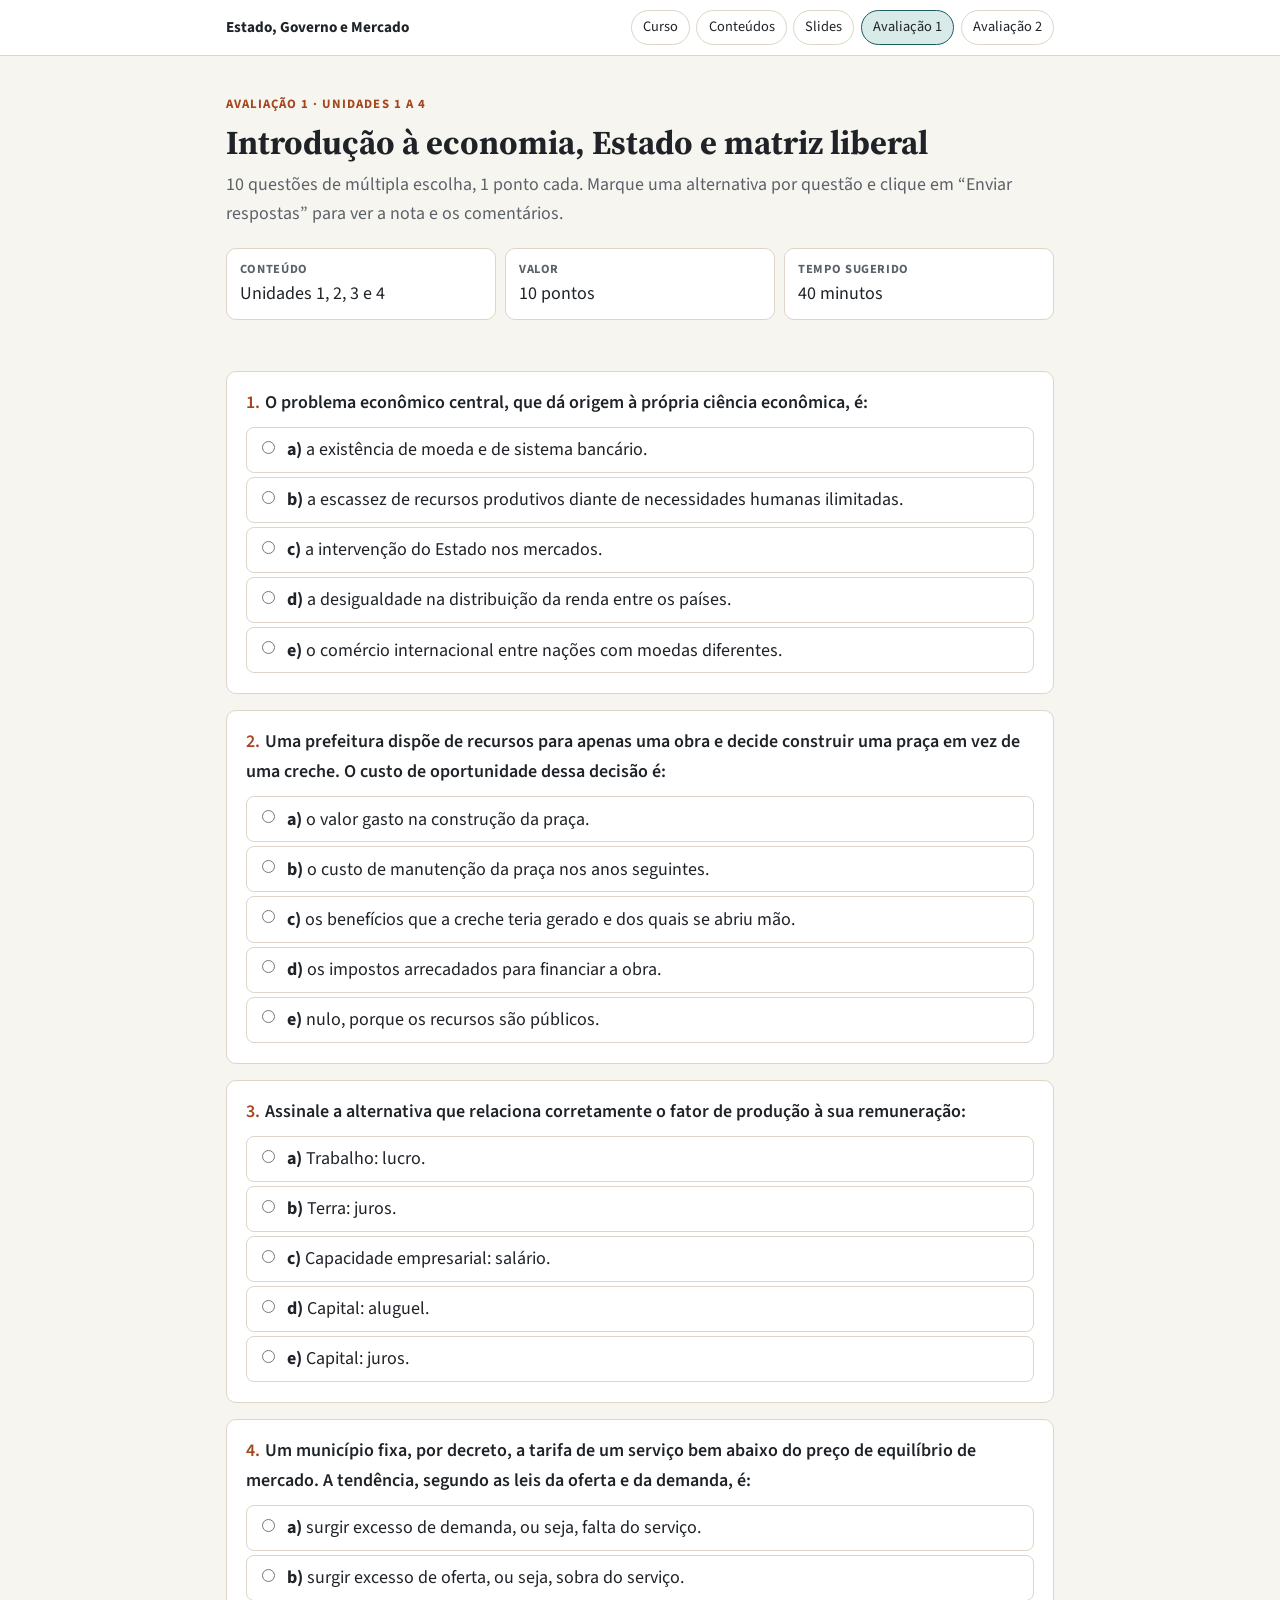
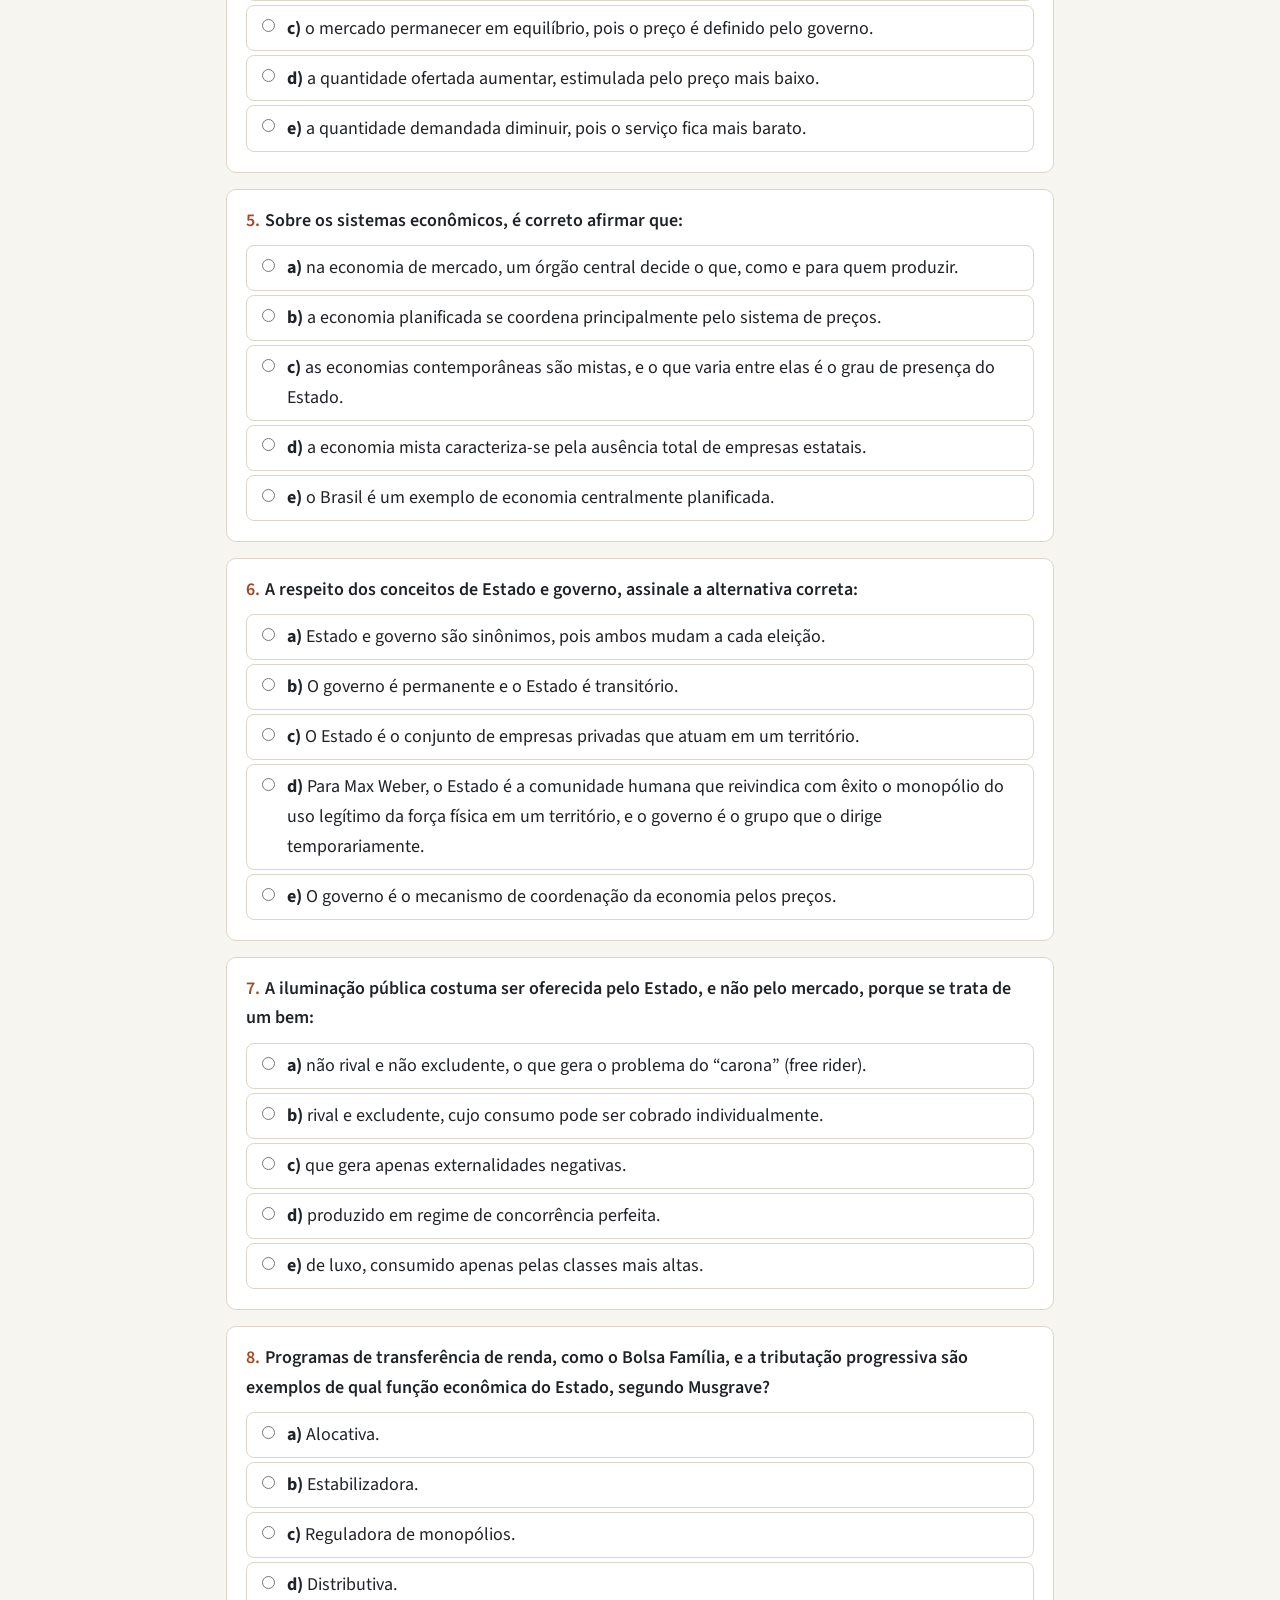
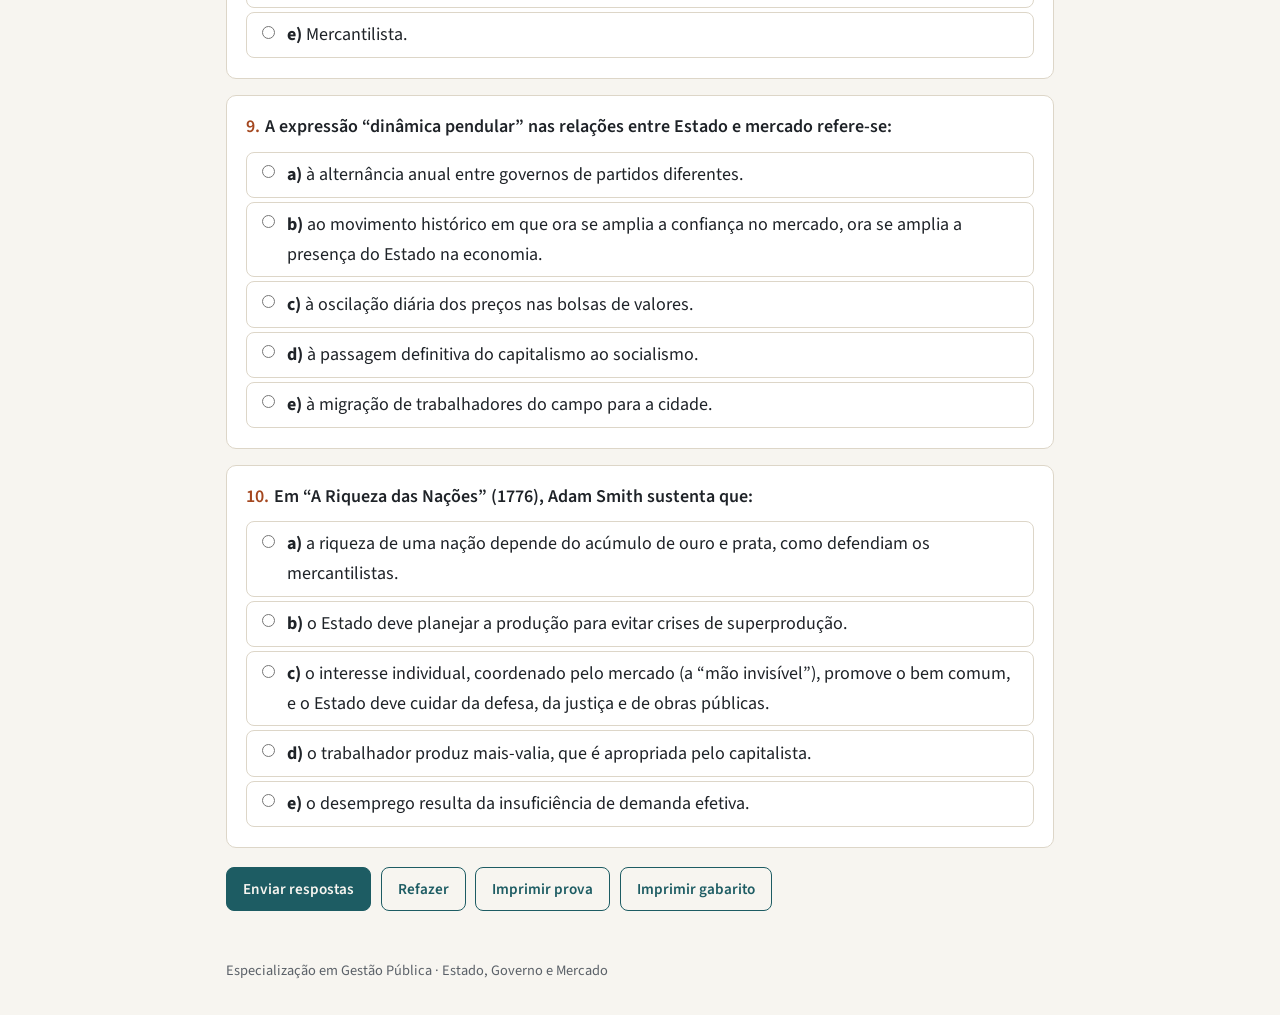
<file: disciplina-01-estado-governo-mercado/avaliacao-1.html>
<!DOCTYPE html>
<html lang="pt-BR">
<head>
<meta charset="utf-8">
<meta name="viewport" content="width=device-width, initial-scale=1">
<title>Avaliação 1: Estado, Governo e Mercado</title>
<meta name="description" content="Avaliação 1 (Unidades 1 a 4) da disciplina Estado, Governo e Mercado: 10 questões de múltipla escolha.">
<link rel="preconnect" href="https://fonts.googleapis.com">
<link rel="preconnect" href="https://fonts.gstatic.com" crossorigin>
<link href="https://fonts.googleapis.com/css2?family=Source+Sans+3:wght@400;600;700&family=Source+Serif+4:wght@600;700&display=swap" rel="stylesheet">
<link rel="stylesheet" href="assets/style.css">
</head>
<body>

<div class="topbar">
  <div class="wrap">
    <a class="brand" href="index.html">Estado, Governo e Mercado</a>
    <nav aria-label="Material da disciplina">
      <a href="../index.html">Curso</a>
      <a href="index.html">Conteúdos</a>
      <a href="slides.html">Slides</a>
      <a href="avaliacao-1.html" aria-current="page">Avaliação 1</a>
      <a href="avaliacao-2.html">Avaliação 2</a>
    </nav>
  </div>
</div>

<main class="wrap">
  <header class="hero">
    <p class="eyebrow">Avaliação 1 · Unidades 1 a 4</p>
    <h1>Introdução à economia, Estado e matriz liberal</h1>
    <p class="lead">10 questões de múltipla escolha, 1 ponto cada. Marque uma alternativa por questão e clique em “Enviar respostas” para ver a nota e os comentários.</p>
    <div class="meta">
      <div><b>Conteúdo</b>Unidades 1, 2, 3 e 4</div>
      <div><b>Valor</b>10 pontos</div>
      <div><b>Tempo sugerido</b>40 minutos</div>
    </div>
  </header>

  <form id="quiz" onsubmit="return false"></form>

  <div class="actions">
    <button class="btn" id="submit" type="button">Enviar respostas</button>
    <button class="btn secondary" id="reset" type="button">Refazer</button>
    <button class="btn secondary" id="print-test" type="button">Imprimir prova</button>
    <button class="btn secondary" id="print-key" type="button">Imprimir gabarito</button>
  </div>

  <section class="card result" id="result" aria-live="polite">
    <div class="score"></div>
    <p class="detail"></p>
    <p>Revise na <a href="index.html">página de conteúdos</a> as questões que você errou e depois siga para a <a href="avaliacao-2.html">Avaliação 2</a>.</p>
  </section>

  <section class="gabarito" id="gabarito">
    <h2>Gabarito comentado: Avaliação 1</h2>
  </section>

  <footer>Especialização em Gestão Pública · Estado, Governo e Mercado</footer>
</main>

<script>
window.QUIZ = { questions: [
  {
    q: 'O problema econômico central, que dá origem à própria ciência econômica, é:',
    opts: [
      'a existência de moeda e de sistema bancário.',
      'a escassez de recursos produtivos diante de necessidades humanas ilimitadas.',
      'a intervenção do Estado nos mercados.',
      'a desigualdade na distribuição da renda entre os países.',
      'o comércio internacional entre nações com moedas diferentes.'
    ],
    a: 1,
    exp: 'A economia existe porque os recursos são escassos e as necessidades, ilimitadas. Isso obriga a sociedade a fazer escolhas.'
  },
  {
    q: 'Uma prefeitura dispõe de recursos para apenas uma obra e decide construir uma praça em vez de uma creche. O custo de oportunidade dessa decisão é:',
    opts: [
      'o valor gasto na construção da praça.',
      'o custo de manutenção da praça nos anos seguintes.',
      'os benefícios que a creche teria gerado e dos quais se abriu mão.',
      'os impostos arrecadados para financiar a obra.',
      'nulo, porque os recursos são públicos.'
    ],
    a: 2,
    exp: 'Custo de oportunidade é o valor da melhor alternativa sacrificada. Aqui, são os benefícios da creche que não foi construída.'
  },
  {
    q: 'Assinale a alternativa que relaciona corretamente o fator de produção à sua remuneração:',
    opts: [
      'Trabalho: lucro.',
      'Terra: juros.',
      'Capacidade empresarial: salário.',
      'Capital: aluguel.',
      'Capital: juros.'
    ],
    a: 4,
    exp: 'Terra recebe aluguel, trabalho recebe salário, capital recebe juros e capacidade empresarial recebe lucro.'
  },
  {
    q: 'Um município fixa, por decreto, a tarifa de um serviço bem abaixo do preço de equilíbrio de mercado. A tendência, segundo as leis da oferta e da demanda, é:',
    opts: [
      'surgir excesso de demanda, ou seja, falta do serviço.',
      'surgir excesso de oferta, ou seja, sobra do serviço.',
      'o mercado permanecer em equilíbrio, pois o preço é definido pelo governo.',
      'a quantidade ofertada aumentar, estimulada pelo preço mais baixo.',
      'a quantidade demandada diminuir, pois o serviço fica mais barato.'
    ],
    a: 0,
    exp: 'Com o preço abaixo do equilíbrio, a quantidade demandada aumenta e a ofertada diminui. O resultado é escassez (excesso de demanda).'
  },
  {
    q: 'Sobre os sistemas econômicos, é correto afirmar que:',
    opts: [
      'na economia de mercado, um órgão central decide o que, como e para quem produzir.',
      'a economia planificada se coordena principalmente pelo sistema de preços.',
      'as economias contemporâneas são mistas, e o que varia entre elas é o grau de presença do Estado.',
      'a economia mista caracteriza-se pela ausência total de empresas estatais.',
      'o Brasil é um exemplo de economia centralmente planificada.'
    ],
    a: 2,
    exp: 'Nenhuma economia real é de mercado puro ou planificada pura. Todas são mistas, com diferentes graus de intervenção estatal.'
  },
  {
    q: 'A respeito dos conceitos de Estado e governo, assinale a alternativa correta:',
    opts: [
      'Estado e governo são sinônimos, pois ambos mudam a cada eleição.',
      'O governo é permanente e o Estado é transitório.',
      'O Estado é o conjunto de empresas privadas que atuam em um território.',
      'Para Max Weber, o Estado é a comunidade humana que reivindica com êxito o monopólio do uso legítimo da força física em um território, e o governo é o grupo que o dirige temporariamente.',
      'O governo é o mecanismo de coordenação da economia pelos preços.'
    ],
    a: 3,
    exp: 'O Estado é a organização permanente e soberana (em Weber, com o monopólio da força legítima). O governo é o grupo transitório que o dirige.'
  },
  {
    q: 'A iluminação pública costuma ser oferecida pelo Estado, e não pelo mercado, porque se trata de um bem:',
    opts: [
      'não rival e não excludente, o que gera o problema do “carona” (free rider).',
      'rival e excludente, cujo consumo pode ser cobrado individualmente.',
      'que gera apenas externalidades negativas.',
      'produzido em regime de concorrência perfeita.',
      'de luxo, consumido apenas pelas classes mais altas.'
    ],
    a: 0,
    exp: 'Bens públicos são não rivais e não excludentes. Como não dá para impedir quem não paga de usufruir, o mercado tende a não ofertá-los.'
  },
  {
    q: 'Programas de transferência de renda, como o Bolsa Família, e a tributação progressiva são exemplos de qual função econômica do Estado, segundo Musgrave?',
    opts: [
      'Alocativa.',
      'Estabilizadora.',
      'Reguladora de monopólios.',
      'Distributiva.',
      'Mercantilista.'
    ],
    a: 3,
    exp: 'A função distributiva busca ajustar a distribuição de renda e riqueza por meio de tributos e transferências.'
  },
  {
    q: 'A expressão “dinâmica pendular” nas relações entre Estado e mercado refere-se:',
    opts: [
      'à alternância anual entre governos de partidos diferentes.',
      'ao movimento histórico em que ora se amplia a confiança no mercado, ora se amplia a presença do Estado na economia.',
      'à oscilação diária dos preços nas bolsas de valores.',
      'à passagem definitiva do capitalismo ao socialismo.',
      'à migração de trabalhadores do campo para a cidade.'
    ],
    a: 1,
    exp: 'O pêndulo descreve a alternância histórica entre liberalismo, Estado de bem-estar, neoliberalismo e o retorno do Estado depois de 2008.'
  },
  {
    q: 'Em “A Riqueza das Nações” (1776), Adam Smith sustenta que:',
    opts: [
      'a riqueza de uma nação depende do acúmulo de ouro e prata, como defendiam os mercantilistas.',
      'o Estado deve planejar a produção para evitar crises de superprodução.',
      'o interesse individual, coordenado pelo mercado (a “mão invisível”), promove o bem comum, e o Estado deve cuidar da defesa, da justiça e de obras públicas.',
      'o trabalhador produz mais-valia, que é apropriada pelo capitalista.',
      'o desemprego resulta da insuficiência de demanda efetiva.'
    ],
    a: 2,
    exp: 'Smith defende a mão invisível e um Estado com três deveres: defesa, justiça e obras públicas. Mais-valia é de Marx, e demanda efetiva é de Keynes.'
  }
]};
</script>
<script src="assets/quiz.js"></script>
</body>
</html>
</file>
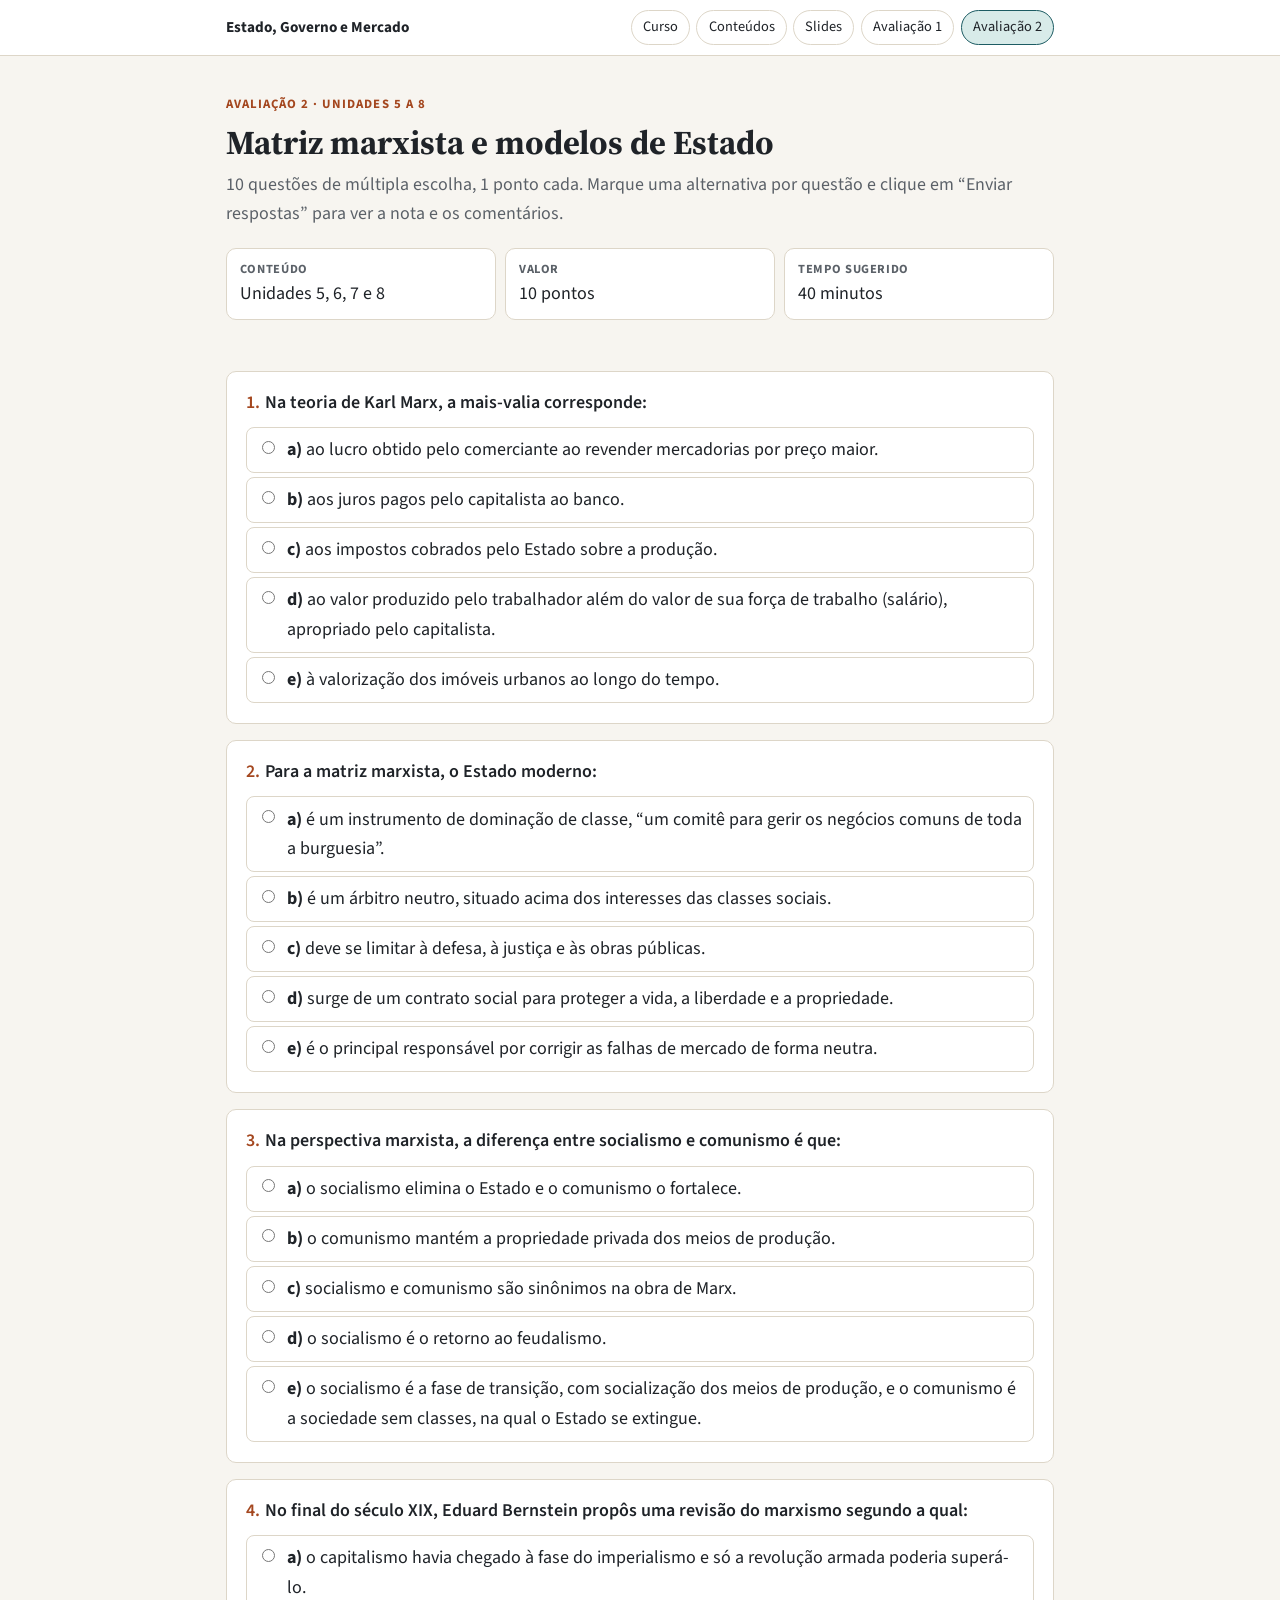
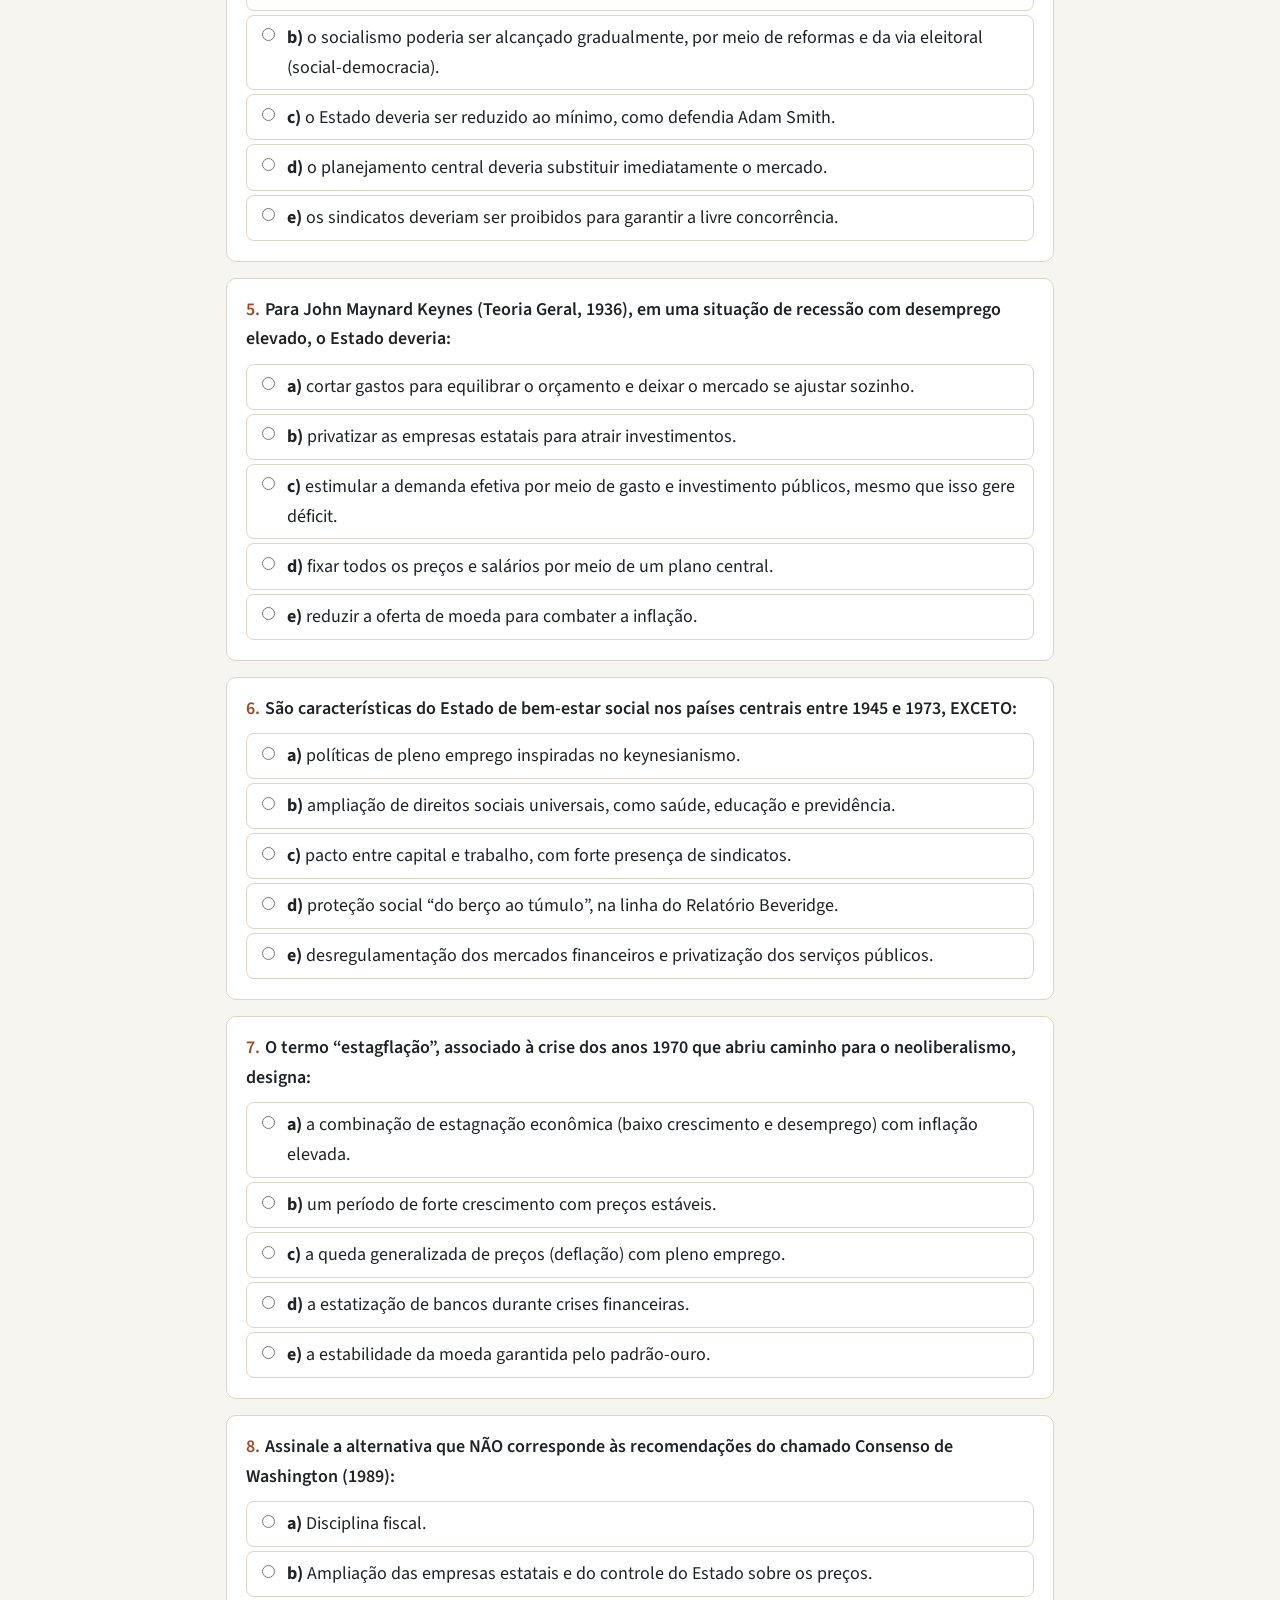
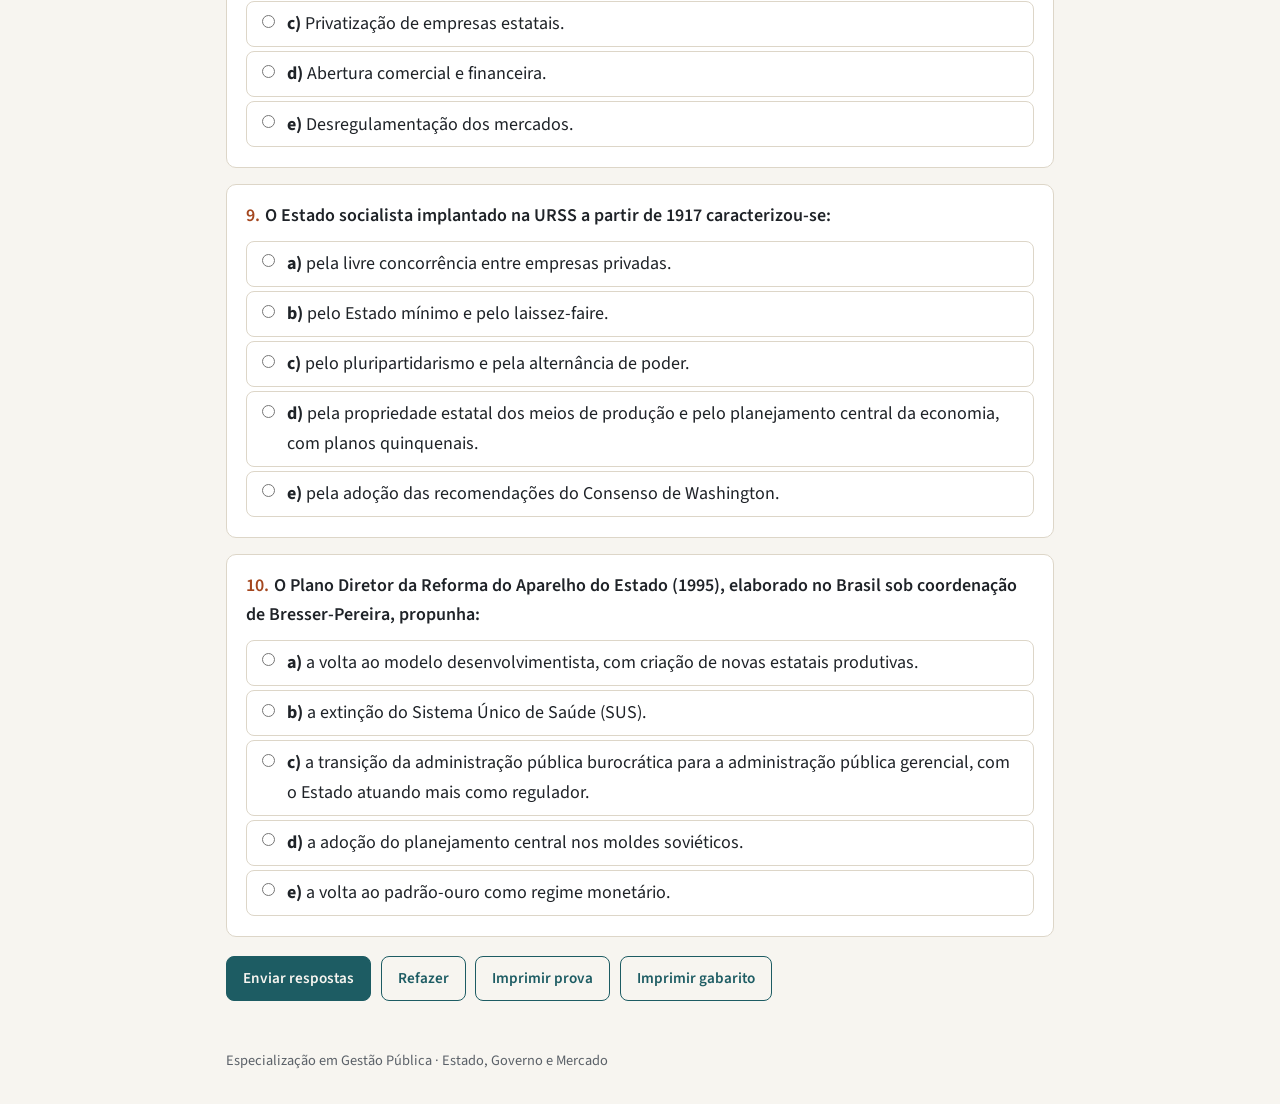
<file: disciplina-01-estado-governo-mercado/avaliacao-2.html>
<!DOCTYPE html>
<html lang="pt-BR">
<head>
<meta charset="utf-8">
<meta name="viewport" content="width=device-width, initial-scale=1">
<title>Avaliação 2: Estado, Governo e Mercado</title>
<meta name="description" content="Avaliação 2 (Unidades 5 a 8) da disciplina Estado, Governo e Mercado: 10 questões de múltipla escolha.">
<link rel="preconnect" href="https://fonts.googleapis.com">
<link rel="preconnect" href="https://fonts.gstatic.com" crossorigin>
<link href="https://fonts.googleapis.com/css2?family=Source+Sans+3:wght@400;600;700&family=Source+Serif+4:wght@600;700&display=swap" rel="stylesheet">
<link rel="stylesheet" href="assets/style.css">
</head>
<body>

<div class="topbar">
  <div class="wrap">
    <a class="brand" href="index.html">Estado, Governo e Mercado</a>
    <nav aria-label="Material da disciplina">
      <a href="../index.html">Curso</a>
      <a href="index.html">Conteúdos</a>
      <a href="slides.html">Slides</a>
      <a href="avaliacao-1.html">Avaliação 1</a>
      <a href="avaliacao-2.html" aria-current="page">Avaliação 2</a>
    </nav>
  </div>
</div>

<main class="wrap">
  <header class="hero">
    <p class="eyebrow">Avaliação 2 · Unidades 5 a 8</p>
    <h1>Matriz marxista e modelos de Estado</h1>
    <p class="lead">10 questões de múltipla escolha, 1 ponto cada. Marque uma alternativa por questão e clique em “Enviar respostas” para ver a nota e os comentários.</p>
    <div class="meta">
      <div><b>Conteúdo</b>Unidades 5, 6, 7 e 8</div>
      <div><b>Valor</b>10 pontos</div>
      <div><b>Tempo sugerido</b>40 minutos</div>
    </div>
  </header>

  <form id="quiz" onsubmit="return false"></form>

  <div class="actions">
    <button class="btn" id="submit" type="button">Enviar respostas</button>
    <button class="btn secondary" id="reset" type="button">Refazer</button>
    <button class="btn secondary" id="print-test" type="button">Imprimir prova</button>
    <button class="btn secondary" id="print-key" type="button">Imprimir gabarito</button>
  </div>

  <section class="card result" id="result" aria-live="polite">
    <div class="score"></div>
    <p class="detail"></p>
    <p>Revise na <a href="index.html">página de conteúdos</a> as questões que você errou e depois revise os <a href="slides.html">slides</a> de síntese.</p>
  </section>

  <section class="gabarito" id="gabarito">
    <h2>Gabarito comentado: Avaliação 2</h2>
  </section>

  <footer>Especialização em Gestão Pública · Estado, Governo e Mercado</footer>
</main>

<script>
window.QUIZ = { questions: [
  {
    q: 'Na teoria de Karl Marx, a mais-valia corresponde:',
    opts: [
      'ao lucro obtido pelo comerciante ao revender mercadorias por preço maior.',
      'aos juros pagos pelo capitalista ao banco.',
      'aos impostos cobrados pelo Estado sobre a produção.',
      'ao valor produzido pelo trabalhador além do valor de sua força de trabalho (salário), apropriado pelo capitalista.',
      'à valorização dos imóveis urbanos ao longo do tempo.'
    ],
    a: 3,
    exp: 'A mais-valia é a diferença entre o valor que o trabalhador produz e o salário que recebe. Para Marx, é a fonte do lucro e a base da exploração.'
  },
  {
    q: 'Para a matriz marxista, o Estado moderno:',
    opts: [
      'é um instrumento de dominação de classe, “um comitê para gerir os negócios comuns de toda a burguesia”.',
      'é um árbitro neutro, situado acima dos interesses das classes sociais.',
      'deve se limitar à defesa, à justiça e às obras públicas.',
      'surge de um contrato social para proteger a vida, a liberdade e a propriedade.',
      'é o principal responsável por corrigir as falhas de mercado de forma neutra.'
    ],
    a: 0,
    exp: 'No Manifesto Comunista (1848), o Estado aparece como instrumento da classe dominante. As alternativas C e D descrevem a matriz liberal (Smith e Locke).'
  },
  {
    q: 'Na perspectiva marxista, a diferença entre socialismo e comunismo é que:',
    opts: [
      'o socialismo elimina o Estado e o comunismo o fortalece.',
      'o comunismo mantém a propriedade privada dos meios de produção.',
      'socialismo e comunismo são sinônimos na obra de Marx.',
      'o socialismo é o retorno ao feudalismo.',
      'o socialismo é a fase de transição, com socialização dos meios de produção, e o comunismo é a sociedade sem classes, na qual o Estado se extingue.'
    ],
    a: 4,
    exp: 'O socialismo é a etapa de transição (ditadura do proletariado). O comunismo é a sociedade sem classes e, por isso, sem Estado.'
  },
  {
    q: 'No final do século XIX, Eduard Bernstein propôs uma revisão do marxismo segundo a qual:',
    opts: [
      'o capitalismo havia chegado à fase do imperialismo e só a revolução armada poderia superá-lo.',
      'o socialismo poderia ser alcançado gradualmente, por meio de reformas e da via eleitoral (social-democracia).',
      'o Estado deveria ser reduzido ao mínimo, como defendia Adam Smith.',
      'o planejamento central deveria substituir imediatamente o mercado.',
      'os sindicatos deveriam ser proibidos para garantir a livre concorrência.'
    ],
    a: 1,
    exp: 'Bernstein é o principal nome do revisionismo e da social-democracia. A tese do imperialismo e da via revolucionária é de Lênin.'
  },
  {
    q: 'Para John Maynard Keynes (Teoria Geral, 1936), em uma situação de recessão com desemprego elevado, o Estado deveria:',
    opts: [
      'cortar gastos para equilibrar o orçamento e deixar o mercado se ajustar sozinho.',
      'privatizar as empresas estatais para atrair investimentos.',
      'estimular a demanda efetiva por meio de gasto e investimento públicos, mesmo que isso gere déficit.',
      'fixar todos os preços e salários por meio de um plano central.',
      'reduzir a oferta de moeda para combater a inflação.'
    ],
    a: 2,
    exp: 'Para Keynes, o desemprego decorre da insuficiência de demanda efetiva, e o gasto público pode compensá-la nas recessões.'
  },
  {
    q: 'São características do Estado de bem-estar social nos países centrais entre 1945 e 1973, EXCETO:',
    opts: [
      'políticas de pleno emprego inspiradas no keynesianismo.',
      'ampliação de direitos sociais universais, como saúde, educação e previdência.',
      'pacto entre capital e trabalho, com forte presença de sindicatos.',
      'proteção social “do berço ao túmulo”, na linha do Relatório Beveridge.',
      'desregulamentação dos mercados financeiros e privatização dos serviços públicos.'
    ],
    a: 4,
    exp: 'Desregulamentação e privatização são marcas do Estado neoliberal (a partir de 1979), e não do Estado de bem-estar.'
  },
  {
    q: 'O termo “estagflação”, associado à crise dos anos 1970 que abriu caminho para o neoliberalismo, designa:',
    opts: [
      'a combinação de estagnação econômica (baixo crescimento e desemprego) com inflação elevada.',
      'um período de forte crescimento com preços estáveis.',
      'a queda generalizada de preços (deflação) com pleno emprego.',
      'a estatização de bancos durante crises financeiras.',
      'a estabilidade da moeda garantida pelo padrão-ouro.'
    ],
    a: 0,
    exp: 'Depois dos choques do petróleo (1973 e 1979), houve ao mesmo tempo estagnação e inflação, algo que o receituário keynesiano tinha dificuldade de resolver.'
  },
  {
    q: 'Assinale a alternativa que NÃO corresponde às recomendações do chamado Consenso de Washington (1989):',
    opts: [
      'Disciplina fiscal.',
      'Ampliação das empresas estatais e do controle do Estado sobre os preços.',
      'Privatização de empresas estatais.',
      'Abertura comercial e financeira.',
      'Desregulamentação dos mercados.'
    ],
    a: 1,
    exp: 'O Consenso de Washington recomendava reduzir o Estado produtor. Ampliar estatais e controlar preços vai no sentido oposto.'
  },
  {
    q: 'O Estado socialista implantado na URSS a partir de 1917 caracterizou-se:',
    opts: [
      'pela livre concorrência entre empresas privadas.',
      'pelo Estado mínimo e pelo laissez-faire.',
      'pelo pluripartidarismo e pela alternância de poder.',
      'pela propriedade estatal dos meios de produção e pelo planejamento central da economia, com planos quinquenais.',
      'pela adoção das recomendações do Consenso de Washington.'
    ],
    a: 3,
    exp: 'O modelo soviético baseava-se na propriedade estatal e no planejamento central (planos quinquenais desde 1928), com partido único.'
  },
  {
    q: 'O Plano Diretor da Reforma do Aparelho do Estado (1995), elaborado no Brasil sob coordenação de Bresser-Pereira, propunha:',
    opts: [
      'a volta ao modelo desenvolvimentista, com criação de novas estatais produtivas.',
      'a extinção do Sistema Único de Saúde (SUS).',
      'a transição da administração pública burocrática para a administração pública gerencial, com o Estado atuando mais como regulador.',
      'a adoção do planejamento central nos moldes soviéticos.',
      'a volta ao padrão-ouro como regime monetário.'
    ],
    a: 2,
    exp: 'O Plano Diretor de 1995 propôs a administração gerencial, a criação de agências reguladoras e o fortalecimento do público não estatal.'
  }
]};
</script>
<script src="assets/quiz.js"></script>
</body>
</html>
</file>
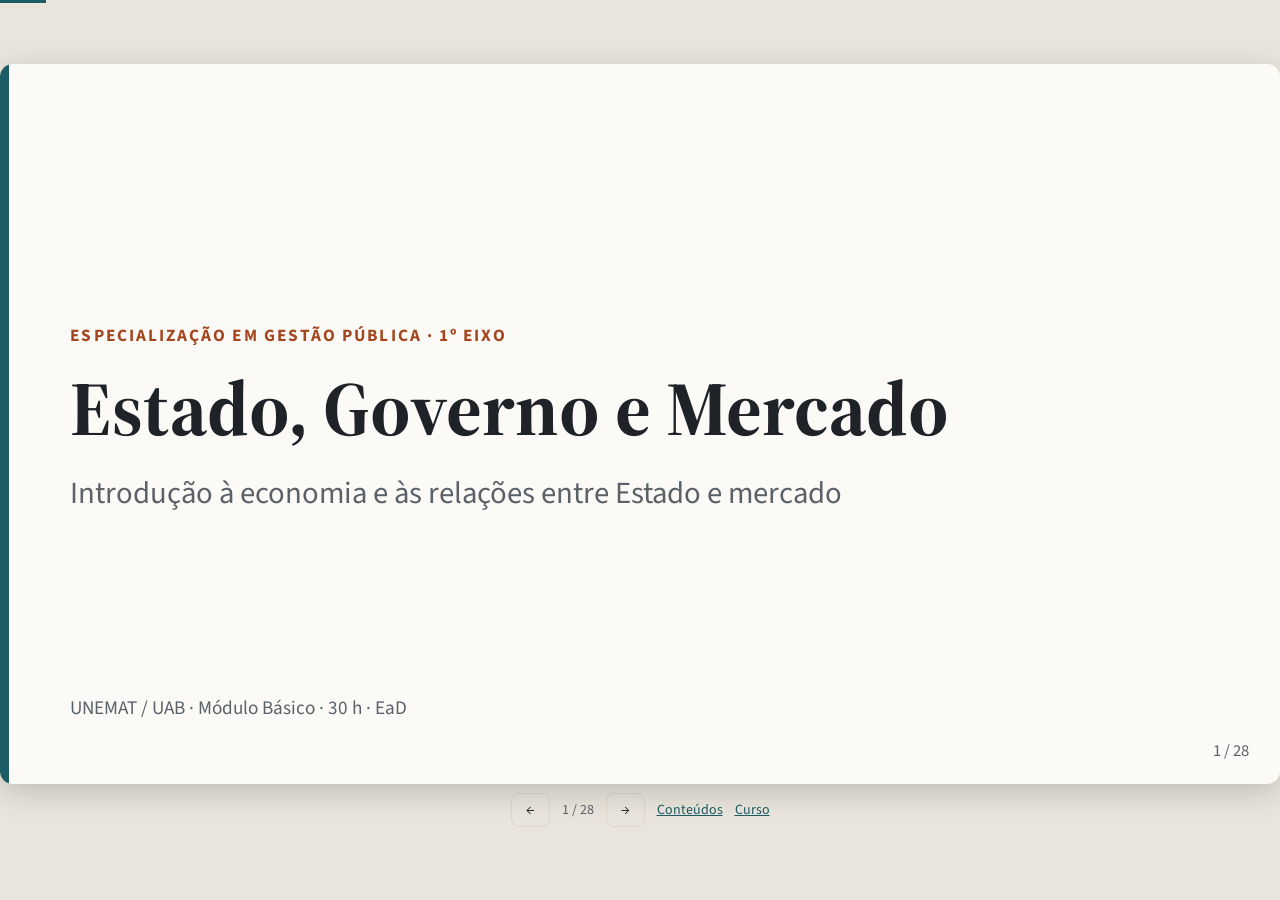
<file: disciplina-01-estado-governo-mercado/slides.html>
<!DOCTYPE html>
<html lang="pt-BR">
<head>
<meta charset="utf-8">
<meta name="viewport" content="width=device-width, initial-scale=1">
<title>Slides: Estado, Governo e Mercado</title>
<meta name="description" content="Slides da disciplina Estado, Governo e Mercado: introdução à economia e às relações entre Estado e mercado.">
<link rel="preconnect" href="https://fonts.googleapis.com">
<link rel="preconnect" href="https://fonts.gstatic.com" crossorigin>
<link href="https://fonts.googleapis.com/css2?family=Source+Sans+3:wght@400;600;700&family=Source+Serif+4:wght@600;700&display=swap" rel="stylesheet">
<style>
  :root {
    --bg: #e9e5dc;
    --slide: #fbfaf7;
    --text: #1f2328;
    --muted: #5b6168;
    --border: #ddd6c8;
    --accent: #1d5c63;
    --accent-soft: #d8ebe9;
    --accent-2: #a4471f;
    --surface-2: #efebe2;
  }
  @media (prefers-color-scheme: dark) {
    :root:not([data-theme="light"]) {
      --bg: #0f1113; --slide: #1d2125; --text: #e8e6e1; --muted: #a3a9b0; --border: #353b42;
      --accent: #6cc3bb; --accent-soft: #1f3a3c; --accent-2: #e59a74; --surface-2: #262b30;
    }
  }
  :root[data-theme="dark"] {
    --bg: #0f1113; --slide: #1d2125; --text: #e8e6e1; --muted: #a3a9b0; --border: #353b42;
    --accent: #6cc3bb; --accent-soft: #1f3a3c; --accent-2: #e59a74; --surface-2: #262b30;
  }

  * { box-sizing: border-box; }
  html, body { margin: 0; height: 100%; }
  body {
    background: var(--bg); color: var(--text);
    font-family: "Source Sans 3", "Segoe UI", system-ui, sans-serif;
    display: flex; flex-direction: column; align-items: center; justify-content: center;
    overflow: hidden;
  }

  .stage {
    width: min(100vw, calc((100vh - 52px) * 16 / 9));
    aspect-ratio: 16 / 9;
    container-type: inline-size;
    position: relative;
  }
  .slide {
    position: absolute; inset: 0;
    display: none; flex-direction: column;
    background: var(--slide);
    border-radius: 1cqw;
    box-shadow: 0 .6cqw 2.4cqw rgba(0,0,0,.18);
    padding: 4.2cqw 5.5cqw 3.6cqw;
    font-size: 2.05cqw; line-height: 1.45;
    overflow: hidden;
  }
  .slide.active { display: flex; }
  .slide::after {
    content: attr(data-n); position: absolute; right: 2.4cqw; bottom: 1.6cqw;
    font-size: 1.3cqw; color: var(--muted);
  }
  .slide::before {
    content: ""; position: absolute; left: 0; top: 0; bottom: 0; width: .7cqw; background: var(--accent);
    border-radius: 1cqw 0 0 1cqw;
  }

  .slide h1, .slide h2 { font-family: "Source Serif 4", Georgia, serif; margin: 0 0 1.6cqw; line-height: 1.15; }
  .slide h1 { font-size: 5cqw; }
  .slide h2 { font-size: 3.4cqw; }
  .kicker { text-transform: uppercase; letter-spacing: .12em; font-size: 1.35cqw; font-weight: 700; color: var(--accent-2); margin: 0 0 .8cqw; }
  .slide p { margin: 0 0 1.2cqw; }
  .slide ul, .slide ol { margin: 0 0 1.2cqw; padding-left: 2.6cqw; }
  .slide li { margin: 0 0 .7cqw; }
  .slide strong { color: var(--accent); }
  .muted { color: var(--muted); }
  .big { font-size: 2.6cqw; }
  .quote {
    font-family: "Source Serif 4", Georgia, serif; font-size: 2.6cqw; line-height: 1.35;
    border-left: .5cqw solid var(--accent-2); padding-left: 2cqw; margin: 1cqw 0 1.6cqw;
  }

  .cols { display: grid; grid-template-columns: 1fr 1fr; gap: 2.4cqw; }
  .cols3 { display: grid; grid-template-columns: repeat(3, 1fr); gap: 1.8cqw; }
  .cols4 { display: grid; grid-template-columns: repeat(4, 1fr); gap: 1.4cqw; }
  .tile {
    background: var(--surface-2); border: .12cqw solid var(--border); border-radius: .9cqw;
    padding: 1.5cqw 1.7cqw;
  }
  .tile h3 { margin: 0 0 .6cqw; font-size: 2.1cqw; color: var(--accent); }
  .tile p { margin: 0; font-size: 1.8cqw; }
  .tile .tag { font-size: 1.3cqw; text-transform: uppercase; letter-spacing: .08em; color: var(--accent-2); font-weight: 700; }

  table { width: 100%; border-collapse: collapse; font-size: 1.65cqw; }
  th, td { text-align: left; padding: .7cqw 1cqw; border-bottom: .12cqw solid var(--border); vertical-align: top; }
  th { background: var(--surface-2); }

  .title-slide { justify-content: center; }
  .title-slide h1 { font-size: 6cqw; }
  .title-slide .sub { font-size: 2.4cqw; color: var(--muted); }
  .title-slide .foot { position: absolute; left: 5.5cqw; bottom: 3.6cqw; font-size: 1.5cqw; color: var(--muted); }

  .tl { display: grid; grid-template-columns: repeat(6, 1fr); gap: 1cqw; margin-top: 2cqw; position: relative; }
  .tl::before { content: ""; position: absolute; left: 0; right: 0; top: 1.1cqw; height: .3cqw; background: var(--accent); }
  .tl div { position: relative; padding-top: 3cqw; font-size: 1.6cqw; }
  .tl div::before {
    content: ""; position: absolute; top: .3cqw; left: 0; width: 1.8cqw; height: 1.8cqw; border-radius: 50%;
    background: var(--slide); border: .35cqw solid var(--accent-2);
  }
  .tl b { display: block; color: var(--accent-2); font-size: 1.9cqw; }

  svg.pend { width: 100%; height: auto; }

  .controls {
    height: 52px; display: flex; align-items: center; gap: 12px;
    font-size: 14px; color: var(--muted);
  }
  .controls button {
    font: inherit; cursor: pointer; background: transparent; color: var(--text);
    border: 1px solid var(--border); border-radius: 8px; padding: 6px 14px;
  }
  .controls button:hover { border-color: var(--accent); }
  .controls a { color: var(--accent); }
  .progress { position: fixed; left: 0; top: 0; height: 3px; background: var(--accent); transition: width .2s; }

  @media print {
    @page { size: 1280px 720px; margin: 0; }
    html, body { height: auto; overflow: visible; background: #fff; display: block; }
    .controls, .progress { display: none; }
    .stage { width: 1280px; aspect-ratio: auto; }
    .slide { position: relative; display: flex !important; width: 1280px; height: 720px; border-radius: 0; box-shadow: none; break-after: page; }
  }
</style>
</head>
<body>
<div class="progress" id="progress"></div>

<main class="stage" id="deck" aria-live="polite">

<!-- 1 -->
<section class="slide title-slide">
  <p class="kicker">Especialização em Gestão Pública · 1º Eixo</p>
  <h1>Estado, Governo e Mercado</h1>
  <p class="sub">Introdução à economia e às relações entre Estado e mercado</p>
  <p class="foot">UNEMAT / UAB · Módulo Básico · 30 h · EaD</p>
</section>

<!-- 2 -->
<section class="slide">
  <p class="kicker">Roteiro</p>
  <h2>O que vamos estudar</h2>
  <div class="cols">
    <ol>
      <li>Introdução à economia</li>
      <li>Estado, governo e mercado</li>
      <li>A dinâmica pendular</li>
      <li>A matriz liberal</li>
    </ol>
    <ol start="5">
      <li>A matriz marxista</li>
      <li>As mudanças do final do séc. XIX</li>
      <li>Liberal, socialista, bem-estar, neoliberal</li>
      <li>Estado e capital no Brasil e no séc. XXI</li>
    </ol>
  </div>
  <p class="muted">Avaliação 1: Unidades 1–4 · Avaliação 2: Unidades 5–8</p>
</section>

<!-- 3 -->
<section class="slide">
  <p class="kicker">Unidade 1 · Introdução à economia</p>
  <h2>O que é economia?</h2>
  <p class="quote">Ciência social que estuda como a sociedade emprega recursos <strong>escassos</strong> para produzir bens e serviços e distribuí-los entre as pessoas.</p>
  <div class="cols">
    <div class="tile"><h3>Escassez</h3><p>Os recursos são limitados e as necessidades, ilimitadas. Por isso é preciso escolher.</p></div>
    <div class="tile"><h3>Custo de oportunidade</h3><p>O valor da melhor alternativa sacrificada. Construir uma ponte pode significar não construir uma escola.</p></div>
  </div>
</section>

<!-- 4 -->
<section class="slide">
  <p class="kicker">Unidade 1 · Introdução à economia</p>
  <h2>Os três problemas econômicos fundamentais</h2>
  <div class="cols3">
    <div class="tile"><span class="tag">1</span><h3>O que produzir?</h3><p>Quais bens e em que quantidade: hospitais ou estradas?</p></div>
    <div class="tile"><span class="tag">2</span><h3>Como produzir?</h3><p>Com que tecnologia e com que combinação de fatores?</p></div>
    <div class="tile"><span class="tag">3</span><h3>Para quem produzir?</h3><p>Como distribuir o produto e a renda?</p></div>
  </div>
  <p style="margin-top:2.4cqw" class="big">A forma de responder a essas perguntas define o <strong>sistema econômico</strong>.</p>
</section>

<!-- 5 -->
<section class="slide">
  <p class="kicker">Unidade 1 · Introdução à economia</p>
  <h2>Fatores de produção e agentes econômicos</h2>
  <div class="cols">
    <table>
      <thead><tr><th>Fator</th><th>Remuneração</th></tr></thead>
      <tbody>
        <tr><td>Terra</td><td>Aluguel</td></tr>
        <tr><td>Trabalho</td><td>Salário</td></tr>
        <tr><td>Capital</td><td>Juros</td></tr>
        <tr><td>Capacidade empresarial</td><td>Lucro</td></tr>
      </tbody>
    </table>
    <ul>
      <li><strong>Famílias</strong> ofertam fatores e consomem</li>
      <li><strong>Empresas</strong> contratam fatores e produzem</li>
      <li><strong>Governo</strong> tributa, provê, regula e redistribui</li>
      <li><strong>Setor externo</strong> troca bens e capitais com o país</li>
    </ul>
  </div>
</section>

<!-- 6 -->
<section class="slide">
  <p class="kicker">Unidade 1 · Introdução à economia</p>
  <h2>Sistemas econômicos</h2>
  <div class="cols3">
    <div class="tile"><h3>De mercado</h3><p>Decisões descentralizadas, coordenadas pelos preços. Propriedade privada.</p></div>
    <div class="tile"><h3>Planificado</h3><p>Um órgão central define metas de produção. Propriedade estatal ou coletiva.</p></div>
    <div class="tile"><h3>Misto</h3><p>Mercado com regulação, empresas públicas e políticas sociais.</p></div>
  </div>
  <p style="margin-top:2.4cqw" class="big">Todas as economias atuais são mistas. O que muda é o <strong>grau</strong> de presença do Estado.</p>
</section>

<!-- 7 -->
<section class="slide">
  <p class="kicker">Unidade 1 · Introdução à economia</p>
  <h2>Mercado: oferta, demanda e preço</h2>
  <div class="cols">
    <ul>
      <li><strong>Lei da demanda:</strong> preço ↑ → quantidade demandada ↓</li>
      <li><strong>Lei da oferta:</strong> preço ↑ → quantidade ofertada ↑</li>
      <li><strong>Equilíbrio:</strong> demanda = oferta</li>
      <li>Preço acima do equilíbrio gera excedente. Preço abaixo gera escassez.</li>
    </ul>
    <svg viewBox="0 0 300 220" role="img" aria-label="Gráfico de oferta e demanda: curva de demanda decrescente, curva de oferta crescente, cruzando no ponto de equilíbrio.">
      <line x1="30" y1="200" x2="290" y2="200" stroke="currentColor" stroke-width="2"/>
      <line x1="30" y1="200" x2="30" y2="10" stroke="currentColor" stroke-width="2"/>
      <text x="280" y="216" font-size="13" fill="currentColor" text-anchor="end">Quantidade</text>
      <text x="36" y="18" font-size="13" fill="currentColor">Preço</text>
      <line x1="50" y1="30" x2="270" y2="180" stroke="var(--accent)" stroke-width="4"/>
      <line x1="50" y1="180" x2="270" y2="30" stroke="var(--accent-2)" stroke-width="4"/>
      <text x="262" y="170" font-size="15" fill="var(--accent)" font-weight="700">D</text>
      <text x="262" y="48" font-size="15" fill="var(--accent-2)" font-weight="700">O</text>
      <line x1="30" y1="105" x2="160" y2="105" stroke="currentColor" stroke-dasharray="4 4" stroke-opacity=".6"/>
      <line x1="160" y1="105" x2="160" y2="200" stroke="currentColor" stroke-dasharray="4 4" stroke-opacity=".6"/>
      <circle cx="160" cy="105" r="6" fill="currentColor"/>
      <text x="170" y="100" font-size="13" fill="currentColor">Equilíbrio</text>
    </svg>
  </div>
</section>

<!-- 8 -->
<section class="slide">
  <p class="kicker">Unidade 2 · Conceitos</p>
  <h2>Estado, governo e mercado</h2>
  <div class="cols">
    <div class="tile"><h3>Estado</h3><p>Organização permanente e soberana sobre um território. Para Weber, detém o <strong>monopólio do uso legítimo da força</strong>.</p></div>
    <div class="tile"><h3>Governo</h3><p>Grupo que dirige o Estado em dado momento. É transitório.</p></div>
    <div class="tile"><h3>Mercado</h3><p>Coordenação descentralizada pela troca voluntária e pelos preços.</p></div>
    <div class="tile"><h3>Sociedade civil</h3><p>Associações, movimentos e terceiro setor, fora do Estado e do mercado estrito.</p></div>
  </div>
</section>

<!-- 9 -->
<section class="slide">
  <p class="kicker">Unidade 2 · Por que o Estado atua?</p>
  <h2>Falhas de mercado</h2>
  <div class="cols">
    <ul>
      <li><strong>Bens públicos</strong>: não rivais e não excludentes (defesa, iluminação)</li>
      <li><strong>Externalidades</strong>: poluição (−), vacinação (+)</li>
      <li><strong>Poder de mercado</strong>: monopólios naturais</li>
    </ul>
    <ul>
      <li><strong>Assimetria de informação</strong>: saúde, crédito</li>
      <li><strong>Instabilidade</strong>: desemprego, inflação</li>
      <li><strong>Desigualdade</strong> de renda e riqueza</li>
    </ul>
  </div>
  <p class="muted">Também há <strong>falhas de governo</strong>: captura, ineficiência, corrupção, rigidez.</p>
</section>

<!-- 10 -->
<section class="slide">
  <p class="kicker">Unidade 2 · Funções do Estado</p>
  <h2>As três funções econômicas (Musgrave)</h2>
  <div class="cols3">
    <div class="tile"><h3>Alocativa</h3><p>Ofertar bens que o mercado não provê: segurança, saneamento, infraestrutura.</p></div>
    <div class="tile"><h3>Distributiva</h3><p>Ajustar a distribuição da renda: tributação progressiva, Bolsa Família, BPC.</p></div>
    <div class="tile"><h3>Estabilizadora</h3><p>Emprego, preços estáveis e crescimento, por meio das políticas fiscal e monetária.</p></div>
  </div>
</section>

<!-- 11 -->
<section class="slide">
  <p class="kicker">Unidade 3 · Dinâmica pendular</p>
  <h2>O pêndulo entre Estado e mercado</h2>
  <svg class="pend" viewBox="0 0 800 262" role="img" aria-label="Pêndulo histórico: liberalismo no século XIX, bem-estar de 1930 a 1970, neoliberalismo de 1980 a 2000, retorno do Estado depois de 2008.">
    <line x1="40" y1="130" x2="760" y2="130" stroke="currentColor" stroke-opacity=".35" stroke-width="2"/>
    <text x="40" y="30" fill="currentColor" font-size="16" font-weight="700">+ Mercado</text>
    <text x="40" y="250" fill="currentColor" font-size="16" font-weight="700">+ Estado</text>
    <path d="M 90 60 C 200 60, 230 205, 330 205 S 460 60, 560 60 S 690 170, 740 170" fill="none" stroke="var(--accent)" stroke-width="5"/>
    <g font-size="15" fill="currentColor" text-anchor="middle">
      <circle cx="140" cy="62" r="7" fill="var(--accent-2)"/><text x="140" y="95">Liberalismo</text><text x="140" y="113">séc. XIX</text>
      <circle cx="330" cy="205" r="7" fill="var(--accent-2)"/><text x="330" y="232">Bem-estar / Keynes</text><text x="330" y="251">1930–1970</text>
      <circle cx="560" cy="60" r="7" fill="var(--accent-2)"/><text x="560" y="95">Neoliberalismo</text><text x="560" y="113">1980–2000</text>
      <circle cx="740" cy="170" r="7" fill="var(--accent-2)"/><text x="690" y="210">Retorno do Estado</text><text x="690" y="228">pós-2008</text>
    </g>
  </svg>
  <p class="muted">Cada extremo gera problemas que impulsionam o movimento de volta.</p>
</section>

<!-- 12 -->
<section class="slide">
  <p class="kicker">Unidade 3 · Dinâmica pendular</p>
  <h2>Linha do tempo</h2>
  <div class="tl">
    <div><b>Séc. XVIII–XIX</b>Liberalismo e Estado mínimo</div>
    <div><b>1929</b>Grande Depressão</div>
    <div><b>1945–73</b>Anos dourados do bem-estar</div>
    <div><b>1973–79</b>Choques do petróleo, estagflação</div>
    <div><b>1979–2000</b>Neoliberalismo</div>
    <div><b>2008 / 2020</b>Crise financeira e pandemia</div>
  </div>
</section>

<!-- 13 -->
<section class="slide">
  <p class="kicker">Unidade 4 · Matriz liberal</p>
  <h2>As origens: contra o absolutismo e o mercantilismo</h2>
  <div class="cols">
    <div>
      <p><strong>Mercantilismo:</strong> Estado controla o comércio, concede monopólios e acumula metais preciosos.</p>
      <p><strong>Liberalismo:</strong> defende a liberdade individual, a propriedade e a limitação do poder.</p>
    </div>
    <div class="tile">
      <h3>John Locke (1632–1704)</h3>
      <p>Direitos naturais de <strong>vida, liberdade e propriedade</strong>. O Estado nasce de um contrato social para protegê-los e tem poder limitado. Há direito de resistência.</p>
    </div>
  </div>
</section>

<!-- 14 -->
<section class="slide">
  <p class="kicker">Unidade 4 · Matriz liberal</p>
  <h2>Adam Smith: <em>A Riqueza das Nações</em> (1776)</h2>
  <ul class="big">
    <li>A riqueza vem do <strong>trabalho</strong>, não do ouro</li>
    <li>A <strong>divisão do trabalho</strong> multiplica a produtividade</li>
    <li>A <strong>mão invisível</strong>: o interesse próprio, via mercado, promove o bem comum</li>
    <li>Ricardo (vantagens comparativas) e Say completam a economia política clássica</li>
  </ul>
</section>

<!-- 15 -->
<section class="slide">
  <p class="kicker">Unidade 4 · Matriz liberal</p>
  <h2>O Estado mínimo segundo Smith</h2>
  <div class="cols3">
    <div class="tile"><span class="tag">Dever 1</span><h3>Defesa</h3><p>Proteger a sociedade contra agressões externas.</p></div>
    <div class="tile"><span class="tag">Dever 2</span><h3>Justiça</h3><p>Proteger cada cidadão contra a injustiça de outros.</p></div>
    <div class="tile"><span class="tag">Dever 3</span><h3>Obras públicas</h3><p>Manter obras e instituições que não dão lucro ao particular.</p></div>
  </div>
  <p style="margin-top:2.4cqw" class="big"><em>Laissez-faire, laissez-passer</em>: o Estado “guarda-noturno”.</p>
</section>

<!-- 16 -->
<section class="slide">
  <p class="kicker">Unidade 5 · Matriz marxista</p>
  <h2>Marx e Engels: o capitalismo como modo de produção histórico</h2>
  <div class="cols">
    <ul>
      <li><strong>Materialismo histórico</strong>: a base econômica condiciona a superestrutura</li>
      <li><strong>Luta de classes</strong>: burguesia × proletariado</li>
    </ul>
    <ul>
      <li><strong>Mais-valia</strong>: valor produzido pelo trabalhador além do salário, que é a fonte do lucro</li>
      <li><strong>Crises</strong> de superprodução e concentração do capital</li>
    </ul>
  </div>
  <p class="quote">“A história de todas as sociedades até hoje existentes é a história das lutas de classes.” (<em>Manifesto Comunista</em>, 1848)</p>
</section>

<!-- 17 -->
<section class="slide">
  <p class="kicker">Unidade 5 · Matriz marxista</p>
  <h2>O Estado na visão marxista</h2>
  <p class="quote">“O executivo do Estado moderno não passa de um comitê para gerir os negócios comuns de toda a burguesia.”</p>
  <div class="cols">
    <div class="tile"><h3>Socialismo</h3><p>Transição: socialização dos meios de produção e ditadura do proletariado.</p></div>
    <div class="tile"><h3>Comunismo</h3><p>Sociedade sem classes, na qual o Estado se extingue.</p></div>
  </div>
</section>

<!-- 18 -->
<section class="slide">
  <p class="kicker">Unidades 4 e 5 · Síntese</p>
  <h2>Liberal × marxista</h2>
  <table>
    <thead><tr><th></th><th>Matriz liberal</th><th>Matriz marxista</th></tr></thead>
    <tbody>
      <tr><td><strong>Mercado</strong></td><td>Eficiente e natural</td><td>Exploração e crises</td></tr>
      <tr><td><strong>Estado</strong></td><td>Garante direitos; deve ser limitado</td><td>Instrumento de dominação de classe</td></tr>
      <tr><td><strong>Unidade de análise</strong></td><td>Indivíduo</td><td>Classes sociais</td></tr>
      <tr><td><strong>Propriedade privada</strong></td><td>Direito natural</td><td>Base da exploração</td></tr>
      <tr><td><strong>Horizonte</strong></td><td>Aperfeiçoar o capitalismo</td><td>Superar o capitalismo</td></tr>
    </tbody>
  </table>
</section>

<!-- 19 -->
<section class="slide">
  <p class="kicker">Unidade 6 · Final do século XIX</p>
  <h2>Um novo capitalismo</h2>
  <div class="cols">
    <ul>
      <li><strong>Segunda Revolução Industrial</strong>: aço, eletricidade, química, petróleo</li>
      <li>Grandes empresas, <strong>trustes e cartéis</strong></li>
      <li><strong>Capital financeiro</strong>: fusão de bancos e indústria</li>
    </ul>
    <ul>
      <li>Sindicatos e partidos operários</li>
      <li>Ampliação do sufrágio</li>
      <li>Primeiros seguros sociais (<strong>Bismarck</strong>, década de 1880)</li>
    </ul>
  </div>
</section>

<!-- 20 -->
<section class="slide">
  <p class="kicker">Unidade 6 · Final do século XIX</p>
  <h2>Impactos sobre as duas matrizes</h2>
  <div class="cols">
    <div class="tile">
      <span class="tag">Matriz liberal</span>
      <h3>Liberalismo social</h3>
      <p>A concorrência perfeita é desmentida pelos monopólios. Surgem leis antitruste (Sherman Act, 1890) e a aceitação de alguma intervenção.</p>
    </div>
    <div class="tile">
      <span class="tag">Matriz marxista</span>
      <h3>Reforma × revolução</h3>
      <p><strong>Bernstein</strong>: social-democracia e reformas graduais.<br><strong>Lênin</strong>: imperialismo (1916) e via revolucionária.</p>
    </div>
  </div>
</section>

<!-- 21 -->
<section class="slide">
  <p class="kicker">Unidade 7 · Modelos de Estado</p>
  <h2>O Estado liberal e a crise de 1929</h2>
  <div class="cols">
    <ul>
      <li>Estado mínimo</li>
      <li>Orçamento equilibrado</li>
      <li>Padrão-ouro e livre comércio</li>
      <li>Pouca proteção social</li>
    </ul>
    <div class="tile">
      <h3>1929: a Grande Depressão</h3>
      <p>Quebra da Bolsa de Nova York, falências e desemprego em massa. A confiança na <strong>autorregulação do mercado</strong> é abalada.</p>
    </div>
  </div>
</section>

<!-- 22 -->
<section class="slide">
  <p class="kicker">Unidade 7 · Modelos de Estado</p>
  <h2>O Estado socialista (1917–1991)</h2>
  <div class="cols">
    <ul>
      <li>Revolução Russa de 1917</li>
      <li>Propriedade estatal dos meios de produção</li>
      <li><strong>Planejamento central</strong> (planos quinquenais desde 1928)</li>
      <li>Partido único</li>
    </ul>
    <div>
      <p><strong>Resultados:</strong> industrialização acelerada.</p>
      <p><strong>Limites:</strong> ineficiência, escassez de bens de consumo, ausência de liberdades.</p>
      <p><strong>Fim:</strong> queda do Muro de Berlim (1989) e dissolução da URSS (1991).</p>
    </div>
  </div>
</section>

<!-- 23 -->
<section class="slide">
  <p class="kicker">Unidade 7 · Modelos de Estado</p>
  <h2>O Estado de bem-estar social</h2>
  <div class="cols3">
    <div class="tile"><h3>Keynes (1936)</h3><p>O desemprego vem da falta de <strong>demanda efetiva</strong>. O Estado deve gastar e investir, mesmo com déficit.</p></div>
    <div class="tile"><h3>New Deal (1933)</h3><p>Obras públicas, regulação bancária e seguridade social nos EUA.</p></div>
    <div class="tile"><h3>Beveridge (1942)</h3><p>Proteção social universal “do berço ao túmulo”.</p></div>
  </div>
  <p style="margin-top:2cqw">1945–1973, os <strong>anos dourados</strong>: crescimento, pleno emprego e direitos sociais universais.</p>
</section>

<!-- 24 -->
<section class="slide">
  <p class="kicker">Unidade 7 · Modelos de Estado</p>
  <h2>O Estado neoliberal</h2>
  <div class="cols">
    <div>
      <p><strong>Crise:</strong> choques do petróleo (1973, 1979), <strong>estagflação</strong> e crise fiscal.</p>
      <p><strong>Ideias:</strong> Hayek (<em>O Caminho da Servidão</em>, 1944) e Friedman (monetarismo).</p>
      <p><strong>Governos:</strong> Thatcher (1979), Reagan (1981).</p>
    </div>
    <div class="tile">
      <h3>Consenso de Washington (1989)</h3>
      <p>Disciplina fiscal, privatizações, desregulamentação, abertura comercial e financeira.<br>O Estado passa de <strong>produtor</strong> a <strong>regulador</strong>.</p>
    </div>
  </div>
</section>

<!-- 25 -->
<section class="slide">
  <p class="kicker">Unidade 7 · Síntese</p>
  <h2>Quatro modelos de Estado</h2>
  <table>
    <thead><tr><th>Modelo</th><th>Período</th><th>Papel do Estado</th><th>Referências</th></tr></thead>
    <tbody>
      <tr><td><strong>Liberal</strong></td><td>Séc. XIX – 1929</td><td>Mínimo: segurança, justiça, contratos</td><td>Locke, Smith</td></tr>
      <tr><td><strong>Socialista</strong></td><td>1917 – 1991</td><td>Proprietário e planejador central</td><td>Marx, Lênin</td></tr>
      <tr><td><strong>Bem-estar</strong></td><td>1945 – 1973</td><td>Indutor da demanda, provedor de direitos</td><td>Keynes, Beveridge</td></tr>
      <tr><td><strong>Neoliberal</strong></td><td>1979 – 2008</td><td>Regulador e enxuto</td><td>Hayek, Friedman</td></tr>
    </tbody>
  </table>
</section>

<!-- 26 -->
<section class="slide">
  <p class="kicker">Unidade 8 · Brasil</p>
  <h2>O pêndulo no Brasil</h2>
  <div class="cols">
    <div class="tile">
      <span class="tag">1930–1980</span>
      <h3>Estado desenvolvimentista</h3>
      <p>Vargas, JK e o regime militar: estatais (CSN, Petrobras), BNDE (1952) e Plano de Metas.</p>
    </div>
    <div class="tile">
      <span class="tag">1990–2000</span>
      <h3>Reformas do Estado</h3>
      <p>Desestatização (1990), <strong>Plano Diretor</strong> (1995): administração gerencial e agências reguladoras. LRF (2000).</p>
    </div>
  </div>
  <p style="margin-top:2cqw">A <strong>Constituição de 1988</strong> cria a seguridade social universal (SUS, previdência, assistência).</p>
</section>

<!-- 27 -->
<section class="slide">
  <p class="kicker">Unidade 8 · Século XXI</p>
  <h2>Estado <em>e</em> mercado</h2>
  <ul class="big">
    <li>A crise de 2008 trouxe resgates bancários e estímulos fiscais</li>
    <li>A pandemia de 2020 trouxe o auxílio emergencial e mostrou o papel do SUS</li>
    <li>A pergunta atual: <strong>que Estado</strong> e <strong>que mercado</strong>?</li>
  </ul>
  <div class="tile"><h3>Para refletir</h3><p>Escolha uma política pública do seu município. Que falha de mercado ela corrige? Qual função de Musgrave cumpre?</p></div>
</section>

<!-- 28 -->
<section class="slide title-slide">
  <p class="kicker">Próximos passos</p>
  <h1>Hora de avaliar</h1>
  <p class="sub">Avaliação 1: Unidades 1–4 · Avaliação 2: Unidades 5–8<br>10 questões de múltipla escolha cada</p>
  <p class="foot">Leitura-base: COELHO, R. C. <em>Estado, governo e mercado</em>. 3. ed. Florianópolis: UFSC; Brasília: CAPES/UAB, 2014.</p>
</section>

</main>

<div class="controls">
  <button id="prev" aria-label="Slide anterior">←</button>
  <span id="counter">1 / 1</span>
  <button id="next" aria-label="Próximo slide">→</button>
  <a href="index.html">Conteúdos</a>
  <a href="../index.html">Curso</a>
</div>

<script>
(function () {
  var slides = Array.prototype.slice.call(document.querySelectorAll('.slide'));
  var counter = document.getElementById('counter');
  var progress = document.getElementById('progress');
  var i = 0;
  slides.forEach(function (s, k) { s.setAttribute('data-n', (k + 1) + ' / ' + slides.length); });

  function show(n) {
    i = Math.max(0, Math.min(slides.length - 1, n));
    slides.forEach(function (s, k) { s.classList.toggle('active', k === i); });
    counter.textContent = (i + 1) + ' / ' + slides.length;
    progress.style.width = ((i + 1) / slides.length * 100) + '%';
    if (location.hash !== '#' + (i + 1)) history.replaceState(null, '', '#' + (i + 1));
  }
  function fromHash() {
    var n = parseInt(location.hash.slice(1), 10);
    return isNaN(n) ? 0 : n - 1;
  }

  document.getElementById('prev').onclick = function () { show(i - 1); };
  document.getElementById('next').onclick = function () { show(i + 1); };
  document.addEventListener('keydown', function (e) {
    if (['ArrowRight', 'PageDown', ' ', 'Enter'].indexOf(e.key) >= 0) { e.preventDefault(); show(i + 1); }
    else if (['ArrowLeft', 'PageUp', 'Backspace'].indexOf(e.key) >= 0) { e.preventDefault(); show(i - 1); }
    else if (e.key === 'Home') show(0);
    else if (e.key === 'End') show(slides.length - 1);
  });
  var x0 = null;
  document.addEventListener('touchstart', function (e) { x0 = e.touches[0].clientX; }, { passive: true });
  document.addEventListener('touchend', function (e) {
    if (x0 === null) return;
    var dx = e.changedTouches[0].clientX - x0;
    if (Math.abs(dx) > 40) show(i + (dx < 0 ? 1 : -1));
    x0 = null;
  });
  window.addEventListener('hashchange', function () { show(fromHash()); });
  show(fromHash());
})();
</script>
</body>
</html>
</file>
<file: disciplina-01-estado-governo-mercado/assets/style.css>
:root {
  --bg: #f7f5f0;
  --surface: #ffffff;
  --surface-2: #efebe2;
  --text: #1f2328;
  --muted: #5b6168;
  --border: #ddd6c8;
  --accent: #1d5c63;
  --accent-soft: #d8ebe9;
  --accent-2: #a4471f;
  --ok: #1f7a3f;
  --ok-soft: #dcf1e3;
  --bad: #b3261e;
  --bad-soft: #f8dedb;
  --radius: 10px;
  --maxw: 860px;
  --font: "Source Sans 3", "Segoe UI", system-ui, -apple-system, sans-serif;
  --font-head: "Source Serif 4", Georgia, "Times New Roman", serif;
}

@media (prefers-color-scheme: dark) {
  :root:not([data-theme="light"]) {
    --bg: #15181b;
    --surface: #1d2125;
    --surface-2: #262b30;
    --text: #e8e6e1;
    --muted: #a3a9b0;
    --border: #353b42;
    --accent: #6cc3bb;
    --accent-soft: #1f3a3c;
    --accent-2: #e59a74;
    --ok: #6fd08f;
    --ok-soft: #1b3325;
    --bad: #f08a80;
    --bad-soft: #3d2220;
  }
}
:root[data-theme="dark"] {
  --bg: #15181b;
  --surface: #1d2125;
  --surface-2: #262b30;
  --text: #e8e6e1;
  --muted: #a3a9b0;
  --border: #353b42;
  --accent: #6cc3bb;
  --accent-soft: #1f3a3c;
  --accent-2: #e59a74;
  --ok: #6fd08f;
  --ok-soft: #1b3325;
  --bad: #f08a80;
  --bad-soft: #3d2220;
}

* { box-sizing: border-box; }

html { scroll-behavior: smooth; }

body {
  margin: 0;
  background: var(--bg);
  color: var(--text);
  font-family: var(--font);
  font-size: 18px;
  line-height: 1.65;
}

a { color: var(--accent); }

h1, h2, h3 { font-family: var(--font-head); line-height: 1.25; }
h1 { font-size: 2.1rem; margin: 0 0 .4rem; }
h2 { font-size: 1.55rem; margin: 2.6rem 0 .8rem; padding-top: .6rem; border-top: 1px solid var(--border); }
h3 { font-size: 1.2rem; margin: 1.8rem 0 .5rem; }

.wrap { max-width: var(--maxw); margin: 0 auto; padding: 0 16px; }

/* Topo */
.topbar {
  position: sticky; top: 0; z-index: 10;
  background: var(--surface);
  border-bottom: 1px solid var(--border);
}
.topbar .wrap {
  display: flex; gap: 1rem; align-items: center; justify-content: space-between;
  padding-top: .6rem; padding-bottom: .6rem; flex-wrap: wrap;
}
.topbar .brand { font-weight: 700; font-size: .95rem; color: var(--text); text-decoration: none; }
.topbar nav { display: flex; gap: .4rem; flex-wrap: wrap; }
.topbar nav a {
  font-size: .9rem; text-decoration: none; padding: .3rem .7rem;
  border-radius: 999px; border: 1px solid var(--border); color: var(--text);
}
.topbar nav a[aria-current="page"], .topbar nav a:hover { background: var(--accent-soft); border-color: var(--accent); }

header.hero { padding: 2.4rem 0 1rem; }
.eyebrow { text-transform: uppercase; letter-spacing: .08em; font-size: .8rem; color: var(--accent-2); font-weight: 700; margin: 0 0 .4rem; }
.lead { font-size: 1.12rem; color: var(--muted); margin: .2rem 0 1rem; }

.meta {
  display: grid; grid-template-columns: repeat(auto-fit, minmax(170px, 1fr)); gap: .6rem;
  margin: 1.2rem 0;
}
.meta div { background: var(--surface); border: 1px solid var(--border); border-radius: var(--radius); padding: .6rem .8rem; }
.meta b { display: block; font-size: .78rem; text-transform: uppercase; letter-spacing: .05em; color: var(--muted); }

.card {
  background: var(--surface); border: 1px solid var(--border); border-radius: var(--radius);
  padding: 1rem 1.2rem; margin: 1rem 0;
}
.card > :first-child { margin-top: 0; }
.card > :last-child { margin-bottom: 0; }

.box-key { border-left: 4px solid var(--accent); }
.box-ex { border-left: 4px solid var(--accent-2); }
.box-key .label, .box-ex .label {
  font-size: .78rem; text-transform: uppercase; letter-spacing: .06em; font-weight: 700; margin-bottom: .3rem;
}
.box-key .label { color: var(--accent); }
.box-ex .label { color: var(--accent-2); }

.toc ol { margin: 0; padding-left: 1.3rem; }
.toc li { margin: .15rem 0; }

table { width: 100%; border-collapse: collapse; font-size: .95rem; }
.table-scroll { overflow-x: auto; margin: 1rem 0; border: 1px solid var(--border); border-radius: var(--radius); }
th, td { text-align: left; padding: .55rem .7rem; border-bottom: 1px solid var(--border); vertical-align: top; }
th { background: var(--surface-2); font-weight: 700; }
tr:last-child td { border-bottom: 0; }

.timeline { list-style: none; padding: 0; margin: 1rem 0; border-left: 2px solid var(--accent); }
.timeline li { position: relative; padding: .2rem 0 .8rem 1.1rem; }
.timeline li::before {
  content: ""; position: absolute; left: -7px; top: .65rem; width: 12px; height: 12px;
  border-radius: 50%; background: var(--surface); border: 2px solid var(--accent);
}
.timeline b { color: var(--accent); }

.pendulo { width: 100%; height: auto; display: block; margin: 1rem 0; }

.actions { display: flex; gap: .6rem; flex-wrap: wrap; margin: 1.2rem 0; }
.btn {
  display: inline-block; font: inherit; font-size: .95rem; font-weight: 600; cursor: pointer;
  padding: .55rem 1rem; border-radius: 8px; text-decoration: none;
  border: 1px solid var(--accent); background: var(--accent); color: var(--bg);
}
.btn.secondary { background: transparent; color: var(--accent); }
.btn:disabled { opacity: .5; cursor: not-allowed; }

footer { margin: 3rem 0 2rem; color: var(--muted); font-size: .9rem; }

/* Avaliações */
.q { background: var(--surface); border: 1px solid var(--border); border-radius: var(--radius); padding: 1rem 1.2rem; margin: 1rem 0; }
.q .enun { font-weight: 600; margin: 0 0 .6rem; }
.q .num { color: var(--accent-2); margin-right: .3rem; }
.q label {
  display: flex; gap: .6rem; align-items: flex-start; padding: .45rem .6rem; margin: .25rem 0;
  border: 1px solid var(--border); border-radius: 8px; cursor: pointer;
}
.q label:hover { background: var(--surface-2); }
.q input { margin-top: .35rem; accent-color: var(--accent); }
.q label.correct { background: var(--ok-soft); border-color: var(--ok); }
.q label.wrong { background: var(--bad-soft); border-color: var(--bad); }
.q .feedback { display: none; margin-top: .6rem; font-size: .95rem; padding: .6rem .8rem; border-radius: 8px; background: var(--surface-2); }
.q.answered .feedback { display: block; }
.q .feedback b.ok { color: var(--ok); }
.q .feedback b.bad { color: var(--bad); }

.result { display: none; }
.result.show { display: block; }
.score { font-family: var(--font-head); font-size: 2rem; font-weight: 700; color: var(--accent); }

.gabarito { display: none; }

@media print {
  .topbar, .actions, .result { display: none !important; }
  body { background: #fff; color: #000; font-size: 12pt; }
  .q { break-inside: avoid; border-color: #999; }
  .gabarito.print { display: block; break-before: page; }
}

@media (max-width: 560px) {
  body { font-size: 17px; }
  h1 { font-size: 1.7rem; }
  h2 { font-size: 1.35rem; }
}
</file>
